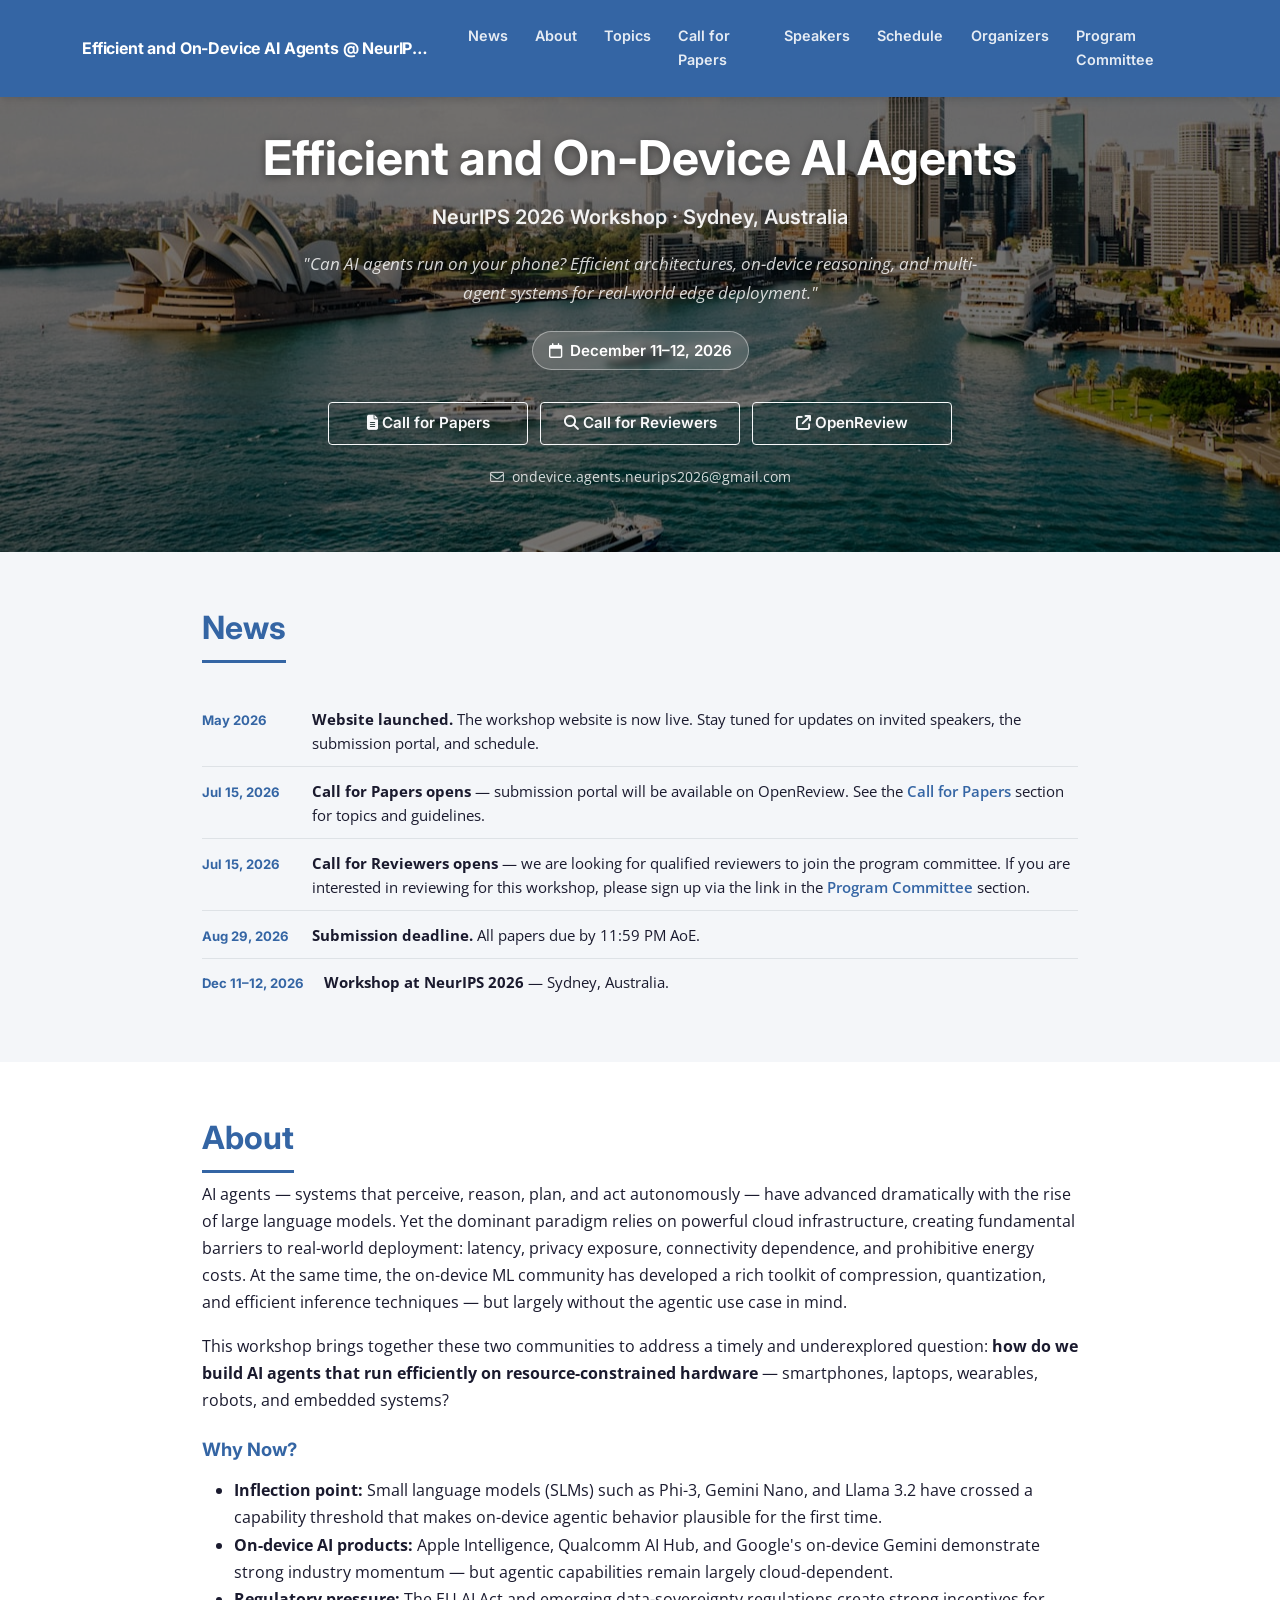
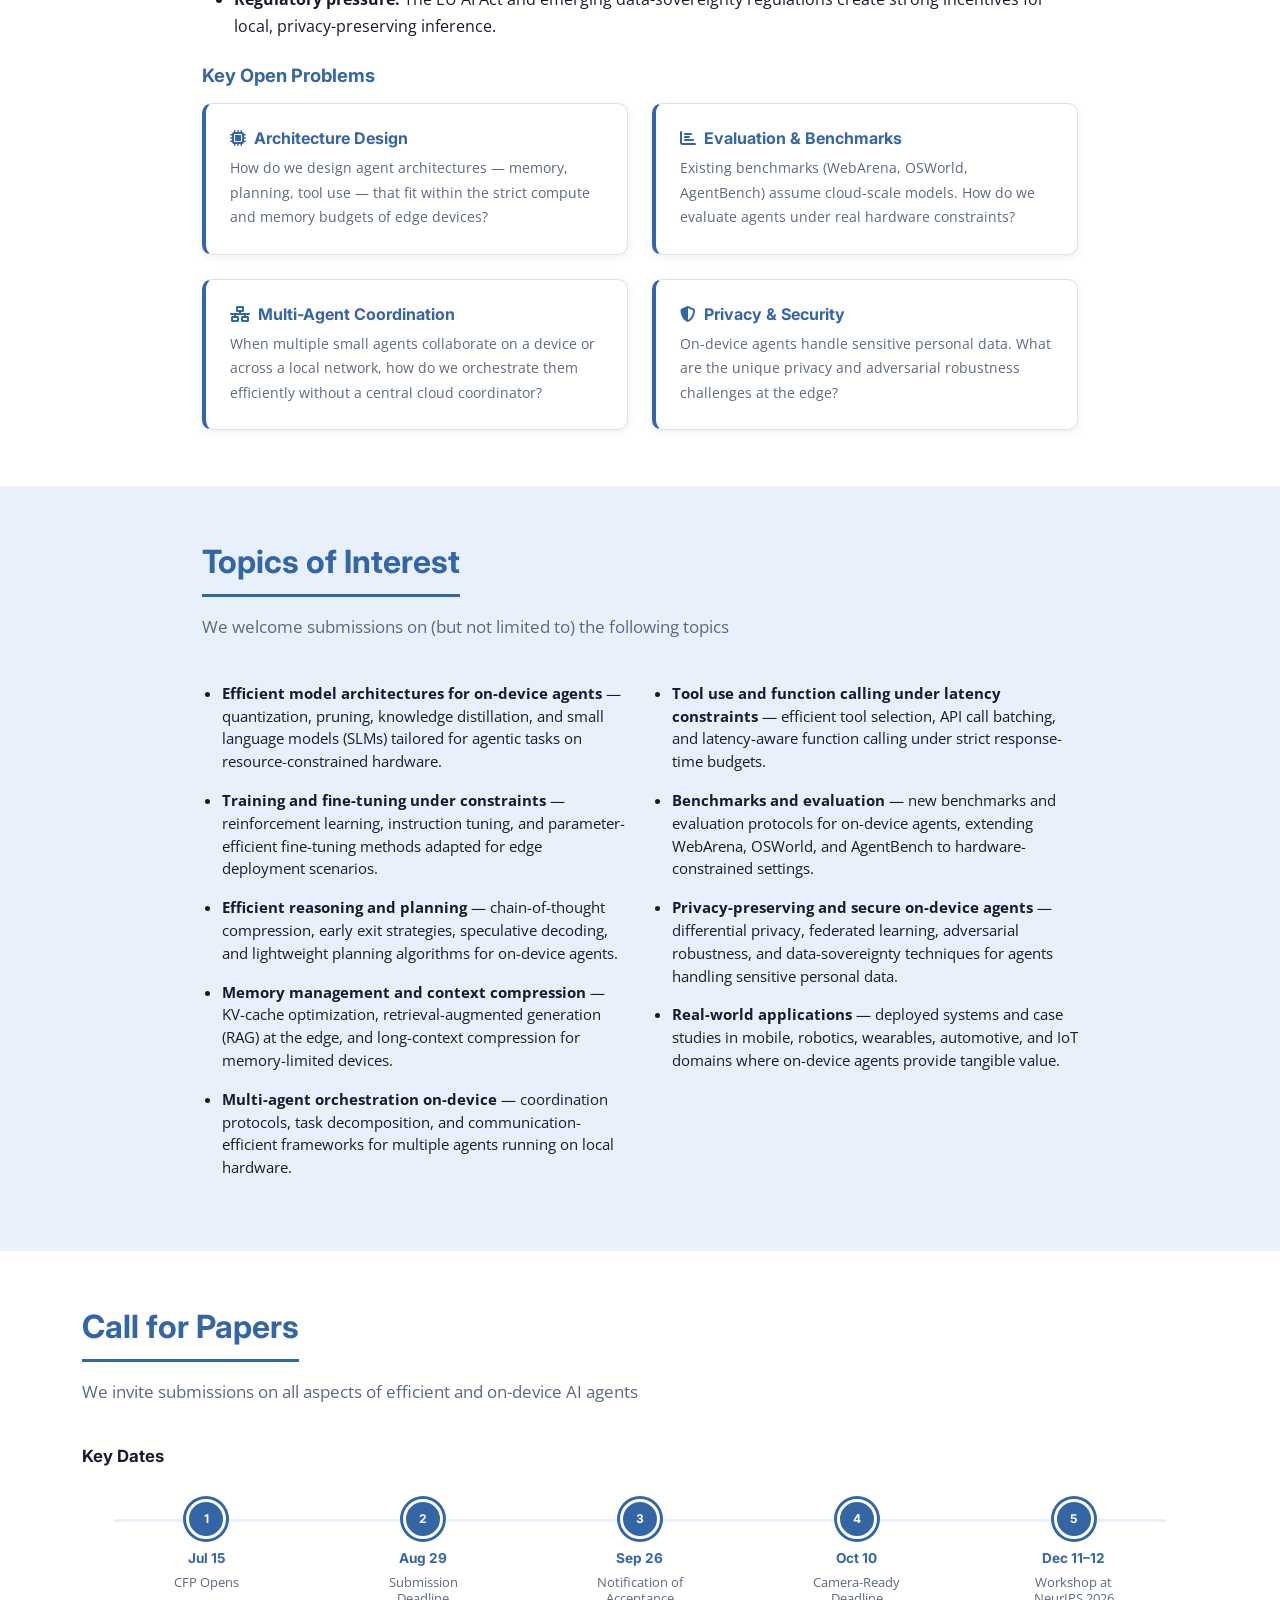
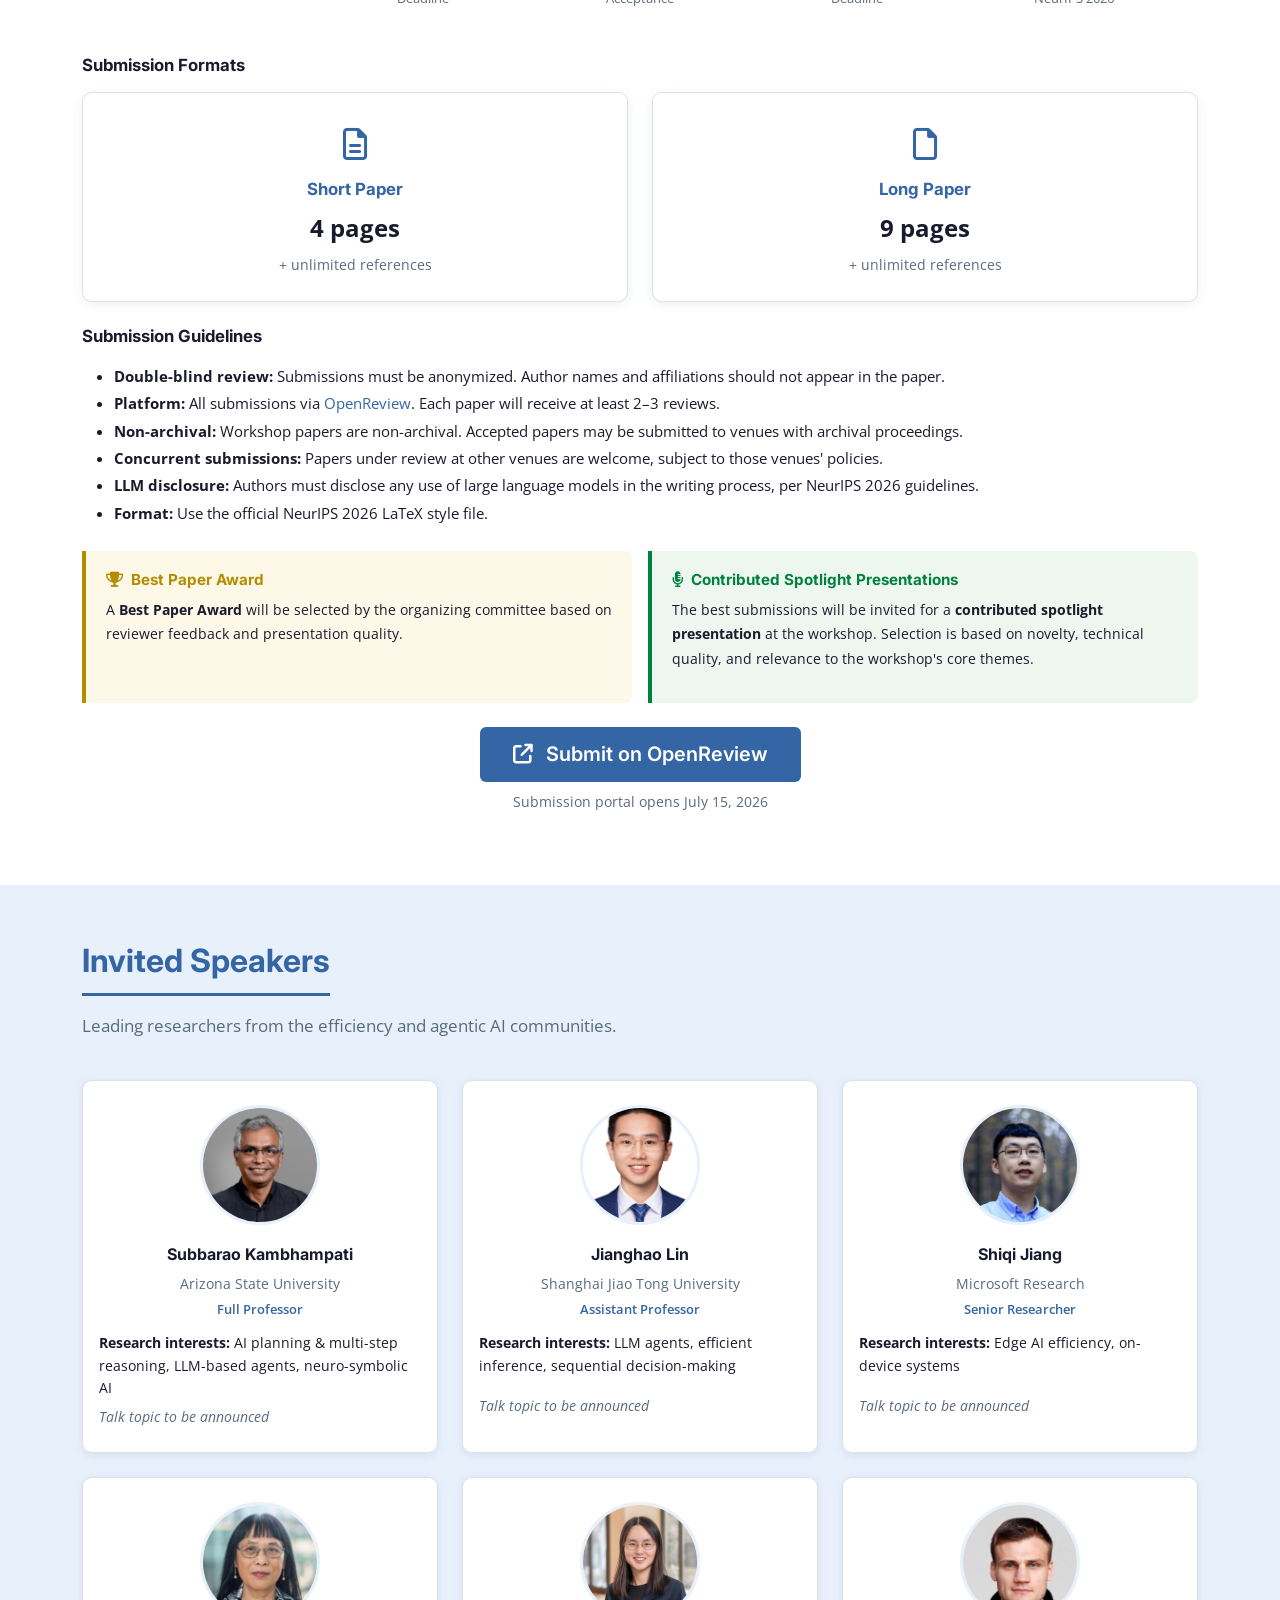
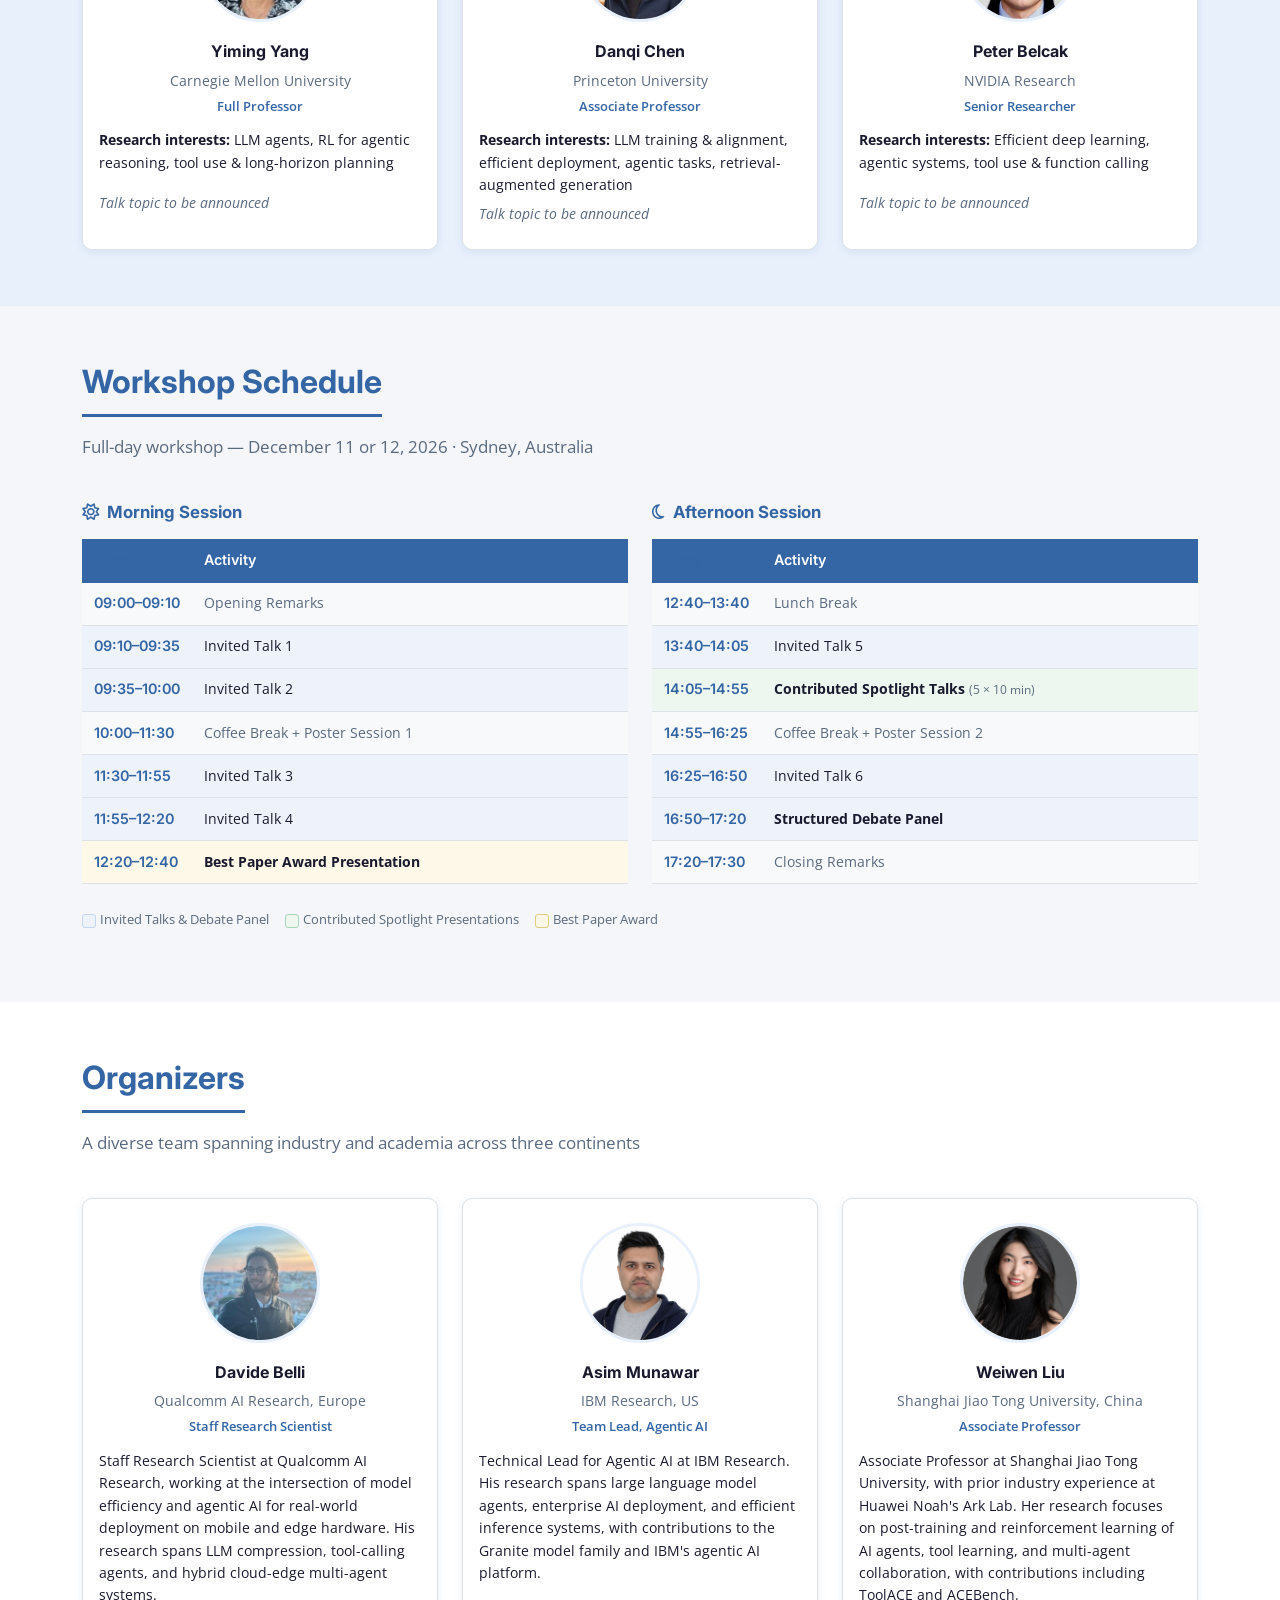
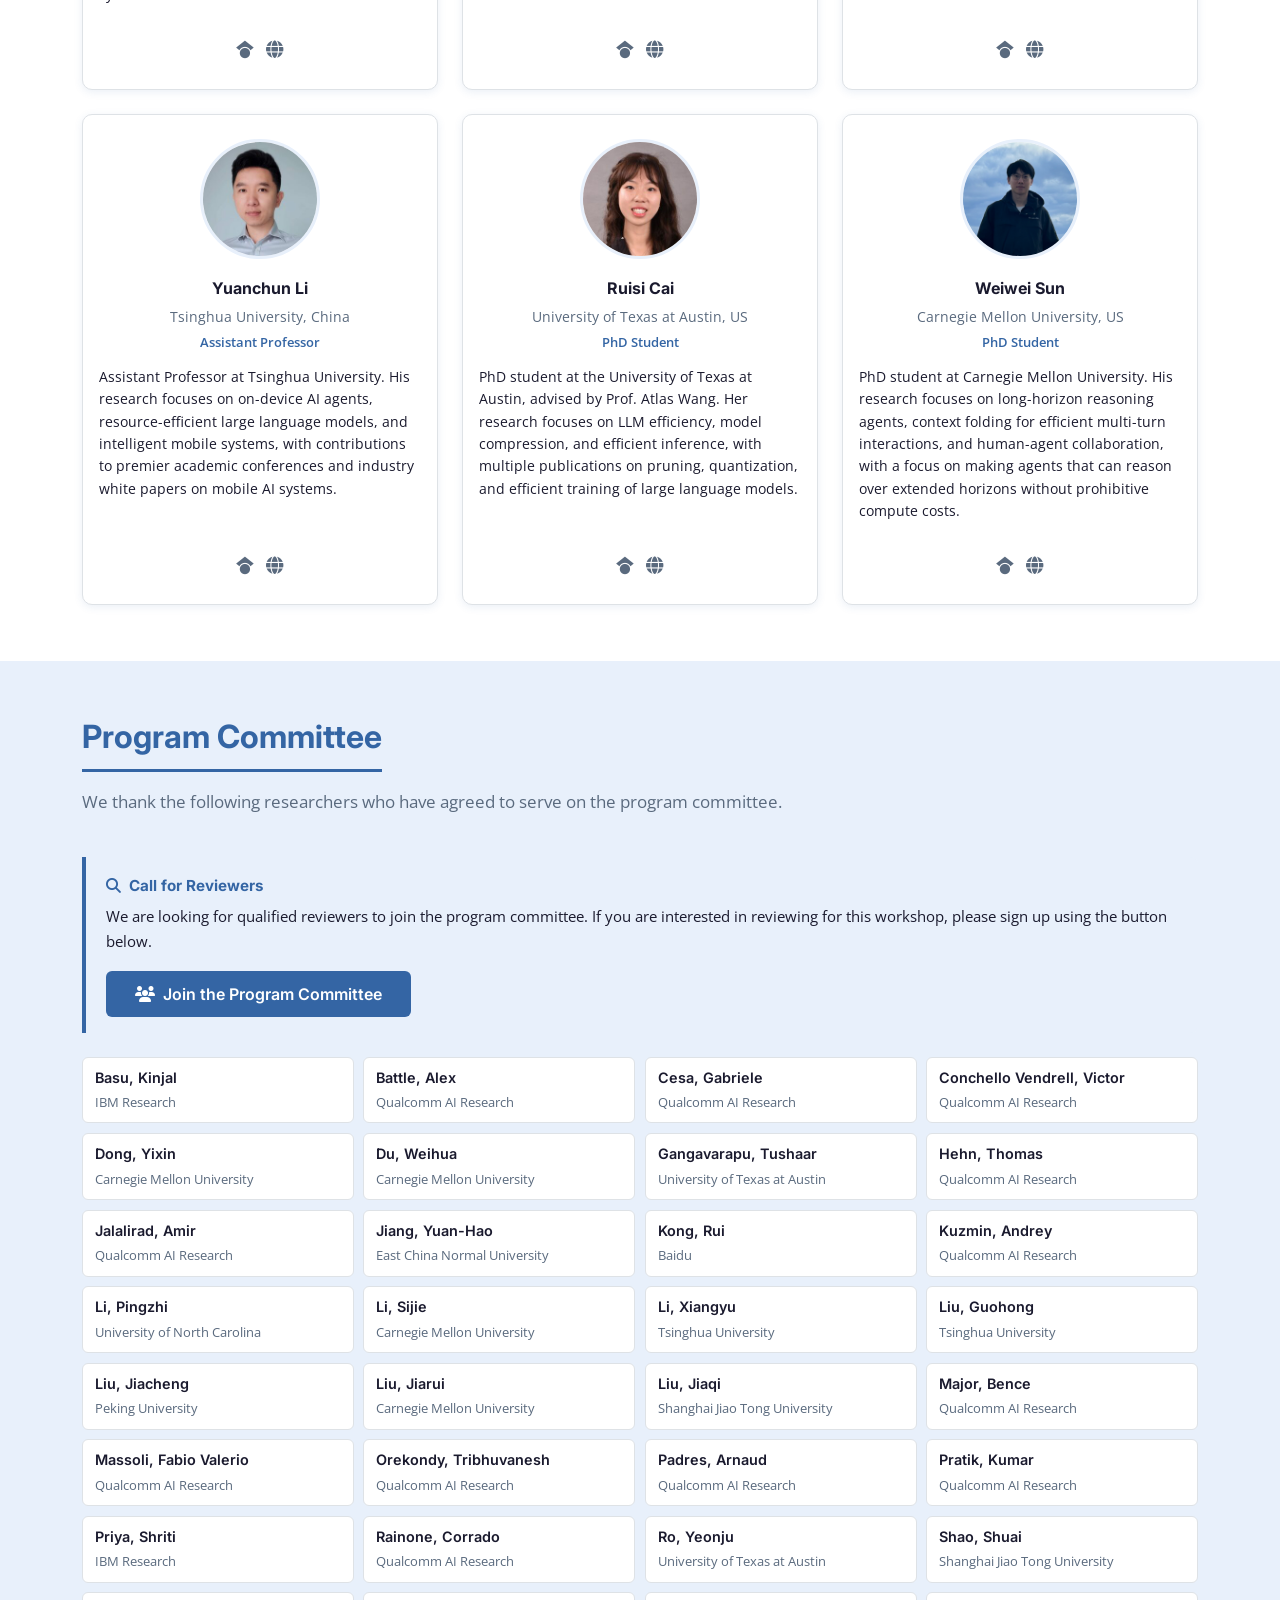
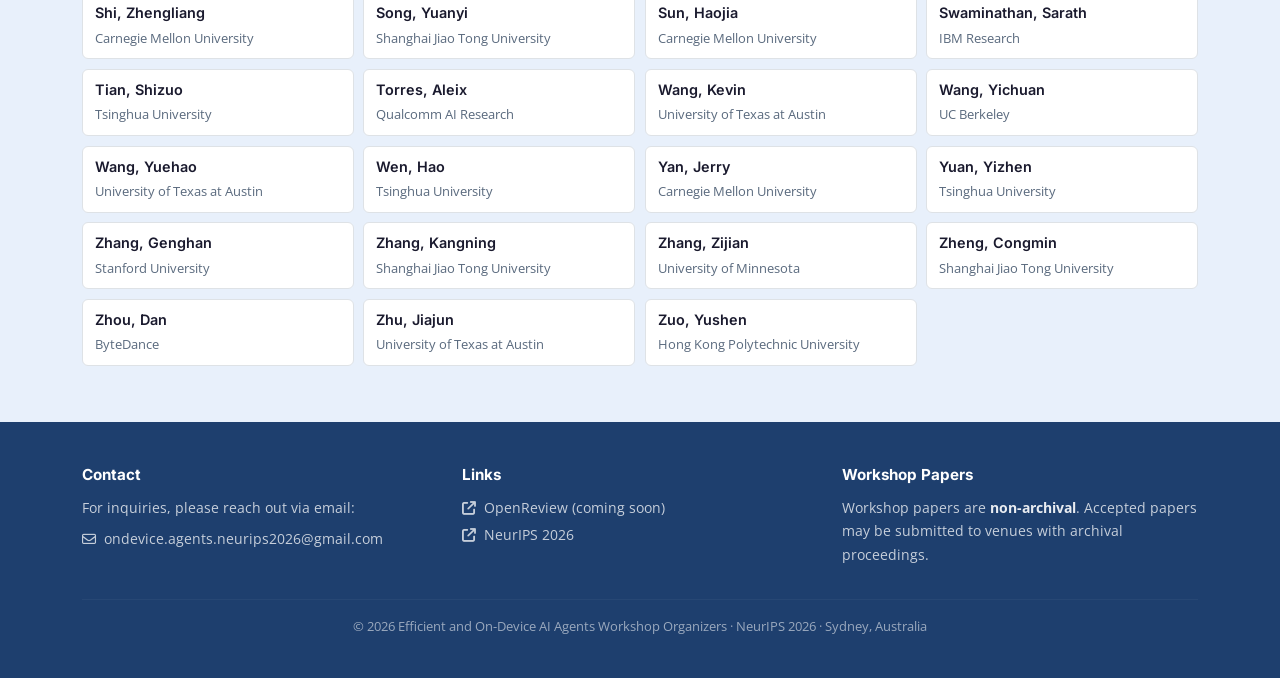
<file: index.html>
<!DOCTYPE html>
<html lang="en">
<head>
  <meta charset="UTF-8">
  <meta name="viewport" content="width=device-width, initial-scale=1.0">
  <meta name="description" content="NeurIPS 2026 Workshop on Efficient and On-Device AI Agents — Sydney, Australia, December 11–12, 2026. Bridging model efficiency and agentic AI for real-world edge deployment.">
  <meta name="robots" content="index, follow">
  <meta name="author" content="Davide Belli, Asim Munawar, Weiwen Liu, Yuanchun Li, Ruisi Cai, Weiwei Sun">
  <meta name="keywords" content="NeurIPS 2026, workshop, on-device AI, efficient AI, AI agents, edge AI, mobile AI, on-device agents, NeurIPS workshop, efficient inference, small language models, SLM, on-device LLM, agentic AI, multi-agent systems, model compression, quantization, edge deployment, TinyML, on-device reasoning">
  <link rel="canonical" href="https://efficient-ondevice-ai-agents.github.io/">

  <!-- Open Graph -->
  <meta property="og:title" content="Efficient and On-Device AI Agents — NeurIPS 2026 Workshop">
  <meta property="og:description" content="Can AI agents run on your phone? Efficient architectures, on-device reasoning, and multi-agent systems for real-world edge deployment. NeurIPS 2026 Workshop, Sydney, December 11–12, 2026.">
  <meta property="og:type" content="website">
  <meta property="og:url" content="https://efficient-ondevice-ai-agents.github.io/">
  <meta property="og:image" content="https://efficient-ondevice-ai-agents.github.io/img/hero-bg.jpg">
  <meta property="og:site_name" content="Efficient and On-Device AI Agents @ NeurIPS 2026">
  <meta property="og:locale" content="en_US">

  <!-- Twitter Card -->
  <meta name="twitter:card" content="summary_large_image">
  <meta name="twitter:title" content="Efficient and On-Device AI Agents — NeurIPS 2026 Workshop">
  <meta name="twitter:description" content="Can AI agents run on your phone? Efficient architectures, on-device reasoning, and multi-agent systems for real-world edge deployment. NeurIPS 2026, Sydney, Dec 11–12.">
  <meta name="twitter:image" content="https://efficient-ondevice-ai-agents.github.io/img/hero-bg.jpg">

  <!-- JSON-LD Structured Data -->
  <script type="application/ld+json">
  {
    "@context": "https://schema.org",
    "@type": "Event",
    "name": "Efficient and On-Device AI Agents — NeurIPS 2026 Workshop",
    "description": "A NeurIPS 2026 workshop bridging model efficiency and agentic AI for real-world edge deployment. Topics include efficient model architectures, on-device reasoning, multi-agent systems, benchmarks, and privacy-preserving agents.",
    "url": "https://efficient-ondevice-ai-agents.github.io/",
    "startDate": "2026-12-11",
    "endDate": "2026-12-12",
    "eventStatus": "https://schema.org/EventScheduled",
    "eventAttendanceMode": "https://schema.org/OfflineEventAttendanceMode",
    "location": {
      "@type": "Place",
      "name": "NeurIPS 2026",
      "address": {
        "@type": "PostalAddress",
        "addressLocality": "Sydney",
        "addressCountry": "AU"
      }
    },
    "organizer": [
      {"@type": "Person", "name": "Davide Belli", "affiliation": "Qualcomm AI Research"},
      {"@type": "Person", "name": "Asim Munawar", "affiliation": "IBM Research"},
      {"@type": "Person", "name": "Weiwen Liu", "affiliation": "Shanghai Jiao Tong University"},
      {"@type": "Person", "name": "Yuanchun Li", "affiliation": "Tsinghua University"},
      {"@type": "Person", "name": "Ruisi Cai", "affiliation": "University of Texas at Austin"},
      {"@type": "Person", "name": "Weiwei Sun", "affiliation": "Carnegie Mellon University"}
    ],
    "superEvent": {
      "@type": "Event",
      "name": "NeurIPS 2026",
      "url": "https://neurips.cc/Conferences/2026"
    },
    "keywords": "on-device AI, efficient AI agents, edge AI, NeurIPS workshop, TinyML, small language models, model compression, agentic AI"
  }
  </script>

  <title>Efficient and On-Device AI Agents — NeurIPS 2026 Workshop</title>

  <!-- Bootstrap 5.3 -->
  <link href="https://cdn.jsdelivr.net/npm/bootstrap@5.3.3/dist/css/bootstrap.min.css" rel="stylesheet" integrity="sha384-QWTKZyjpPEjISv5WaRU9OFeRpok6YctnYmDr5pNlyT2bRjXh0JMhjY6hW+ALEwIH" crossorigin="anonymous">

  <!-- Google Fonts: Inter + Open Sans -->
  <link rel="preconnect" href="https://fonts.googleapis.com">
  <link rel="preconnect" href="https://fonts.gstatic.com" crossorigin>
  <link href="https://fonts.googleapis.com/css2?family=Inter:wght@400;600;700&family=Open+Sans:wght@400;600&display=swap" rel="stylesheet">

  <!-- Font Awesome 6 -->
  <link rel="stylesheet" href="https://cdnjs.cloudflare.com/ajax/libs/font-awesome/6.5.1/css/all.min.css" integrity="sha512-DTOQO9RWCH3ppGqcWaEA1BIZOC6xxalwEsw9c2QQeAIftl+Vegovlnee1c9QX4TctnWMn13TZye+giMm8e2LwA==" crossorigin="anonymous" referrerpolicy="no-referrer">

  <!-- Custom styles -->
  <link rel="stylesheet" href="css/style.css">
</head>
<body>

  <!-- Skip to content (accessibility) -->
  <a class="skip-link" href="#main-content">Skip to main content</a>

  <!-- ============================================================
       NAVBAR
  ============================================================ -->
  <nav id="navbar" class="navbar navbar-expand-lg navbar-dark fixed-top" aria-label="Main navigation">
    <div class="container">
      <a class="navbar-brand" href="#hero">Efficient and On-Device AI Agents @ NeurIPS 2026</a>
      <button class="navbar-toggler" type="button" data-bs-toggle="collapse" data-bs-target="#navbarNav"
        aria-controls="navbarNav" aria-expanded="false" aria-label="Toggle navigation">
        <span class="navbar-toggler-icon"></span>
      </button>
      <div class="collapse navbar-collapse" id="navbarNav">
        <ul class="navbar-nav ms-auto">
          <li class="nav-item"><a class="nav-link" href="#news">News</a></li>
          <li class="nav-item"><a class="nav-link" href="#about">About</a></li>
          <li class="nav-item"><a class="nav-link" href="#topics">Topics</a></li>
          <li class="nav-item"><a class="nav-link" href="#cfp">Call for Papers</a></li>
          <li class="nav-item"><a class="nav-link" href="#speakers">Speakers</a></li>
          <li class="nav-item"><a class="nav-link" href="#schedule">Schedule</a></li>
          <li class="nav-item"><a class="nav-link" href="#organizers">Organizers</a></li>
          <li class="nav-item"><a class="nav-link" href="#pc">Program Committee</a></li>
        </ul>
      </div>
    </div>
  </nav>

  <!-- ============================================================
       MAIN CONTENT
  ============================================================ -->
  <main id="main-content">

    <!-- ============================================================
         §1 HERO / BANNER
    ============================================================ -->
    <section id="hero" aria-label="Workshop banner">
      <div class="hero-content text-center text-white">
        <h1>Efficient and On-Device AI Agents</h1>
        <p class="hero-subtitle">NeurIPS 2026 Workshop &middot; Sydney, Australia</p>
        <p class="hero-tagline">
          "Can AI agents run on your phone? Efficient architectures, on-device reasoning,
          and multi-agent systems for real-world edge deployment."
        </p>
        <div class="hero-date">
          <i class="fa-regular fa-calendar me-1" aria-hidden="true"></i>
          December 11–12, 2026
        </div>
        <div class="hero-buttons">
          <a href="#cfp" class="btn btn-outline-light">
            <i class="fa-solid fa-file-lines me-1" aria-hidden="true"></i>Call for Papers
          </a>
          <a href="#pc" class="btn btn-outline-light"
             aria-label="Call for Reviewers — go to Program Committee section">
            <i class="fa-solid fa-magnifying-glass me-1" aria-hidden="true"></i>Call for Reviewers
          </a>
          <a href="#" class="btn btn-outline-light" target="_blank" rel="noopener noreferrer"
             aria-label="Submit on OpenReview (opens in new tab)">
            <i class="fa-solid fa-arrow-up-right-from-square me-1" aria-hidden="true"></i>OpenReview
          </a>
        </div>
        <p class="hero-contact">
          <i class="fa-regular fa-envelope me-1" aria-hidden="true"></i>
          <a href="mailto:ondevice.agents.neurips2026@gmail.com">
            ondevice.agents.neurips2026@gmail.com
          </a>
        </p>
      </div>
    </section>

    <!-- ============================================================
         NEWS
    ============================================================ -->
    <section id="news" class="section-gray" aria-labelledby="news-heading">
      <div class="container" style="max-width: 900px;">
        <h2 id="news-heading" class="section-title">News</h2>
        <ul class="news-list" aria-label="Workshop news and updates">
          <li class="news-item">
            <span class="news-date">May 2026</span>
            <span class="news-text">
              <strong>Website launched.</strong> The workshop website is now live.
              Stay tuned for updates on invited speakers, the submission portal, and schedule.
            </span>
          </li>
          <li class="news-item">
            <span class="news-date">Jul 15, 2026</span>
            <span class="news-text">
              <strong>Call for Papers opens</strong> — submission portal will be available on OpenReview.
              See the <a href="#cfp">Call for Papers</a> section for topics and guidelines.
            </span>
          </li>
          <li class="news-item">
            <span class="news-date">Jul 15, 2026</span>
            <span class="news-text">
              <strong>Call for Reviewers opens</strong> — we are looking for qualified reviewers to join the program committee.
              If you are interested in reviewing for this workshop, please sign up via the link in the <a href="#pc">Program Committee</a> section.
            </span>
          </li>
          <li class="news-item">
            <span class="news-date">Aug 29, 2026</span>
            <span class="news-text">
              <strong>Submission deadline.</strong> All papers due by 11:59 PM AoE.
            </span>
          </li>
          <li class="news-item">
            <span class="news-date">Dec 11–12, 2026</span>
            <span class="news-text">
              <strong>Workshop at NeurIPS 2026</strong> — Sydney, Australia.
            </span>
          </li>
        </ul>
      </div>
    </section>

    <!-- ============================================================
         §2 ABOUT
    ============================================================ -->
    <section id="about" class="section-white" aria-labelledby="about-heading">
      <div class="container" style="max-width: 900px;">
        <h2 id="about-heading" class="section-title">About</h2>

        <p>
          AI agents — systems that perceive, reason, plan, and act autonomously — have advanced
          dramatically with the rise of large language models. Yet the dominant paradigm relies on
          powerful cloud infrastructure, creating fundamental barriers to real-world deployment:
          latency, privacy exposure, connectivity dependence, and prohibitive energy costs. At the
          same time, the on-device ML community has developed a rich toolkit of compression,
          quantization, and efficient inference techniques — but largely without the agentic use
          case in mind.
        </p>
        <p>
          This workshop brings together these two communities to address a timely and underexplored
          question: <strong>how do we build AI agents that run efficiently on resource-constrained
          hardware</strong> — smartphones, laptops, wearables, robots, and embedded systems?
        </p>

        <h3 class="mt-4 mb-3" style="font-size: 1.15rem; color: var(--primary);">Why Now?</h3>
        <ul class="mb-4">
          <li><strong>Inflection point:</strong> Small language models (SLMs) such as Phi-3, Gemini Nano,
            and Llama 3.2 have crossed a capability threshold that makes on-device agentic behavior
            plausible for the first time.</li>
          <li><strong>On-device AI products:</strong> Apple Intelligence, Qualcomm AI Hub, and Google's
            on-device Gemini demonstrate strong industry momentum — but agentic capabilities remain
            largely cloud-dependent.</li>
          <li><strong>Regulatory pressure:</strong> The EU AI Act and emerging data-sovereignty regulations
            create strong incentives for local, privacy-preserving inference.</li>
        </ul>

        <h3 class="mt-4 mb-3" style="font-size: 1.15rem; color: var(--primary);">Key Open Problems</h3>
        <div class="row row-cols-1 row-cols-md-2 g-4">
          <div class="col">
            <div class="workshop-card" style="border-left: 4px solid var(--primary);">
              <h4 style="font-size: 1rem; color: var(--primary); margin-bottom: 0.5rem;">
                <i class="fa-solid fa-microchip me-2" aria-hidden="true"></i>Architecture Design
              </h4>
              <p class="mb-0" style="font-size: 0.9rem; color: var(--text-muted);">
                How do we design agent architectures — memory, planning, tool use — that fit within
                the strict compute and memory budgets of edge devices?
              </p>
            </div>
          </div>
          <div class="col">
            <div class="workshop-card" style="border-left: 4px solid var(--primary);">
              <h4 style="font-size: 1rem; color: var(--primary); margin-bottom: 0.5rem;">
                <i class="fa-solid fa-chart-bar me-2" aria-hidden="true"></i>Evaluation &amp; Benchmarks
              </h4>
              <p class="mb-0" style="font-size: 0.9rem; color: var(--text-muted);">
                Existing benchmarks (WebArena, OSWorld, AgentBench) assume cloud-scale models.
                How do we evaluate agents under real hardware constraints?
              </p>
            </div>
          </div>
          <div class="col">
            <div class="workshop-card" style="border-left: 4px solid var(--primary);">
              <h4 style="font-size: 1rem; color: var(--primary); margin-bottom: 0.5rem;">
                <i class="fa-solid fa-network-wired me-2" aria-hidden="true"></i>Multi-Agent Coordination
              </h4>
              <p class="mb-0" style="font-size: 0.9rem; color: var(--text-muted);">
                When multiple small agents collaborate on a device or across a local network,
                how do we orchestrate them efficiently without a central cloud coordinator?
              </p>
            </div>
          </div>
          <div class="col">
            <div class="workshop-card" style="border-left: 4px solid var(--primary);">
              <h4 style="font-size: 1rem; color: var(--primary); margin-bottom: 0.5rem;">
                <i class="fa-solid fa-shield-halved me-2" aria-hidden="true"></i>Privacy &amp; Security
              </h4>
              <p class="mb-0" style="font-size: 0.9rem; color: var(--text-muted);">
                On-device agents handle sensitive personal data. What are the unique privacy and
                adversarial robustness challenges at the edge?
              </p>
            </div>
          </div>
        </div>
      </div>
    </section>

    <!-- ============================================================
         §3 TOPICS OF INTEREST
    ============================================================ -->
    <section id="topics" class="section-light" aria-labelledby="topics-heading">
      <div class="container" style="max-width: 900px;">
        <h2 id="topics-heading" class="section-title">Topics of Interest</h2>
        <p class="section-subtitle">We welcome submissions on (but not limited to) the following topics</p>

        <div class="row">
          <div class="col-md-6">
            <ul style="font-size: 0.95rem; line-height: 1.5; padding-left: 1.25rem;">
              <li class="mb-3"><strong>Efficient model architectures for on-device agents</strong> — quantization, pruning, knowledge distillation, and small language models (SLMs) tailored for agentic tasks on resource-constrained hardware.</li>
              <li class="mb-3"><strong>Training and fine-tuning under constraints</strong> — reinforcement learning, instruction tuning, and parameter-efficient fine-tuning methods adapted for edge deployment scenarios.</li>
              <li class="mb-3"><strong>Efficient reasoning and planning</strong> — chain-of-thought compression, early exit strategies, speculative decoding, and lightweight planning algorithms for on-device agents.</li>
              <li class="mb-3"><strong>Memory management and context compression</strong> — KV-cache optimization, retrieval-augmented generation (RAG) at the edge, and long-context compression for memory-limited devices.</li>
              <li class="mb-3"><strong>Multi-agent orchestration on-device</strong> — coordination protocols, task decomposition, and communication-efficient frameworks for multiple agents running on local hardware.</li>
            </ul>
          </div>
          <div class="col-md-6">
            <ul style="font-size: 0.95rem; line-height: 1.5; padding-left: 1.25rem;">
              <li class="mb-3"><strong>Tool use and function calling under latency constraints</strong> — efficient tool selection, API call batching, and latency-aware function calling under strict response-time budgets.</li>
              <li class="mb-3"><strong>Benchmarks and evaluation</strong> — new benchmarks and evaluation protocols for on-device agents, extending WebArena, OSWorld, and AgentBench to hardware-constrained settings.</li>
              <li class="mb-3"><strong>Privacy-preserving and secure on-device agents</strong> — differential privacy, federated learning, adversarial robustness, and data-sovereignty techniques for agents handling sensitive personal data.</li>
              <li class="mb-3"><strong>Real-world applications</strong> — deployed systems and case studies in mobile, robotics, wearables, automotive, and IoT domains where on-device agents provide tangible value.</li>
            </ul>
          </div>
        </div>
      </div>
    </section>

    <!-- ============================================================
         §4 CALL FOR PAPERS
    ============================================================ -->
    <section id="cfp" class="section-white" aria-labelledby="cfp-heading">
      <div class="container">
        <h2 id="cfp-heading" class="section-title">Call for Papers</h2>
        <p class="section-subtitle">We invite submissions on all aspects of efficient and on-device AI agents</p>

        <!-- Timeline -->
        <h3 class="mb-3" style="font-size: 1.05rem; font-family: var(--font-heading); color: var(--text);">
          Key Dates
        </h3>
        <div class="timeline" role="list" aria-label="Key dates timeline">
          <div class="timeline-item" role="listitem">
            <div class="timeline-dot" aria-hidden="true">1</div>
            <div class="timeline-date">Jul 15</div>
            <div class="timeline-label">CFP Opens</div>
          </div>
          <div class="timeline-item" role="listitem">
            <div class="timeline-dot" aria-hidden="true">2</div>
            <div class="timeline-date">Aug 29</div>
            <div class="timeline-label">Submission Deadline</div>
          </div>
          <div class="timeline-item" role="listitem">
            <div class="timeline-dot" aria-hidden="true">3</div>
            <div class="timeline-date">Sep 26</div>
            <div class="timeline-label">Notification of Acceptance</div>
          </div>
          <div class="timeline-item" role="listitem">
            <div class="timeline-dot" aria-hidden="true">4</div>
            <div class="timeline-date">Oct 10</div>
            <div class="timeline-label">Camera-Ready Deadline</div>
          </div>
          <div class="timeline-item" role="listitem">
            <div class="timeline-dot" aria-hidden="true">5</div>
            <div class="timeline-date">Dec 11–12</div>
            <div class="timeline-label">Workshop at NeurIPS 2026</div>
          </div>
        </div>

        <!-- Submission formats -->
        <h3 class="mb-3" style="font-size: 1.05rem; font-family: var(--font-heading); color: var(--text);">
          Submission Formats
        </h3>
        <div class="row g-4 mb-4">
          <div class="col-md-6">
            <div class="workshop-card text-center">
              <div style="font-size: 2rem; color: var(--primary); margin-bottom: 0.5rem;" aria-hidden="true">
                <i class="fa-regular fa-file-lines"></i>
              </div>
              <h4 style="font-size: 1.05rem; color: var(--primary);">Short Paper</h4>
              <p style="font-size: 1.5rem; font-weight: 700; color: var(--text); margin-bottom: 0.25rem;">4 pages</p>
              <p class="mb-0" style="font-size: 0.875rem; color: var(--text-muted);">+ unlimited references</p>
            </div>
          </div>
          <div class="col-md-6">
            <div class="workshop-card text-center">
              <div style="font-size: 2rem; color: var(--primary); margin-bottom: 0.5rem;" aria-hidden="true">
                <i class="fa-regular fa-file"></i>
              </div>
              <h4 style="font-size: 1.05rem; color: var(--primary);">Long Paper</h4>
              <p style="font-size: 1.5rem; font-weight: 700; color: var(--text); margin-bottom: 0.25rem;">9 pages</p>
              <p class="mb-0" style="font-size: 0.875rem; color: var(--text-muted);">+ unlimited references</p>
            </div>
          </div>
        </div>

        <!-- Submission guidelines -->
        <h3 class="mb-3" style="font-size: 1.05rem; font-family: var(--font-heading); color: var(--text);">
          Submission Guidelines
        </h3>
        <ul class="mb-4" style="font-size: 0.95rem; line-height: 1.8;">
          <li><strong>Double-blind review:</strong> Submissions must be anonymized. Author names and affiliations should not appear in the paper.</li>
          <li><strong>Platform:</strong> All submissions via <a href="#" rel="noopener noreferrer">OpenReview</a>. Each paper will receive at least 2–3 reviews.</li>
          <li><strong>Non-archival:</strong> Workshop papers are non-archival. Accepted papers may be submitted to venues with archival proceedings.</li>
          <li><strong>Concurrent submissions:</strong> Papers under review at other venues are welcome, subject to those venues' policies.</li>
          <li><strong>LLM disclosure:</strong> Authors must disclose any use of large language models in the writing process, per NeurIPS 2026 guidelines.</li>
          <li><strong>Format:</strong> Use the official NeurIPS 2026 LaTeX style file.</li>
        </ul>

        <!-- Award and spotlight callout boxes -->
        <div class="row g-3 mb-4">
          <div class="col-md-6">
            <div class="callout callout-yellow h-100">
              <div class="callout-title">
                <i class="fa-solid fa-trophy me-1" aria-hidden="true"></i>
                Best Paper Award
              </div>
              <p class="mb-0" style="font-size: 0.9rem;">
                A <strong>Best Paper Award</strong> will be selected by the organizing committee
                based on reviewer feedback and presentation quality.
              </p>
            </div>
          </div>
          <div class="col-md-6">
            <div class="callout callout-green h-100">
              <div class="callout-title">
                <i class="fa-solid fa-microphone-lines me-1" aria-hidden="true"></i>
                Contributed Spotlight Presentations
              </div>
              <p class="mb-0" style="font-size: 0.9rem;">
                The best submissions will be invited for a <strong>contributed spotlight
                presentation</strong> at the workshop. Selection is based on novelty,
                technical quality, and relevance to the workshop's core themes.
              </p>
            </div>
          </div>
        </div>

        <!-- Submit button -->
        <div class="text-center mt-4">
          <a href="#" class="btn btn-lg" style="background-color: var(--primary); color: #fff; font-family: var(--font-heading); font-weight: 600; padding: 0.7rem 2rem; border-radius: 6px;"
             aria-label="Submit paper on OpenReview (link coming soon)">
            <i class="fa-solid fa-arrow-up-right-from-square me-2" aria-hidden="true"></i>
            Submit on OpenReview
          </a>
          <p class="mt-2" style="font-size: 0.85rem; color: var(--text-muted);">
            Submission portal opens July 15, 2026
          </p>
        </div>

      </div>
    </section>

    <!-- ============================================================
         §5 INVITED SPEAKERS
    ============================================================ -->
    <section id="speakers" class="section-light" aria-labelledby="speakers-heading">
      <div class="container">
        <h2 id="speakers-heading" class="section-title">Invited Speakers</h2>
        <p class="section-subtitle">
          Leading researchers from the efficiency and agentic AI communities.
        </p>

        <div class="row row-cols-1 row-cols-sm-2 row-cols-lg-3 g-4 justify-content-center">

          <!-- Subbarao Kambhampati -->
          <div class="col">
            <div class="person-card">
              <img src="img/speakers/subbarao.png"
                   alt="Subbarao Kambhampati"
                   class="person-photo"
                   width="120" height="120" loading="lazy">
              <div class="person-name">Subbarao Kambhampati</div>
              <div class="person-affil">Arizona State University</div>
              <div class="person-role">Full Professor</div>
              <p class="person-bio" style="margin-bottom: 0.4rem;"><strong>Research interests:</strong> AI planning &amp; multi-step reasoning, LLM-based agents, neuro-symbolic AI</p>
              <p class="person-bio" style="font-style: italic; color: var(--text-muted); margin-bottom: 0;">Talk topic to be announced</p>
            </div>
          </div>

          <!-- Jianghao Lin -->
          <div class="col">
            <div class="person-card">
              <img src="img/speakers/jianghao.jpg"
                   alt="Jianghao Lin"
                   class="person-photo"
                   style="object-position: center 20%;"
                   width="120" height="120" loading="lazy">
              <div class="person-name">Jianghao Lin</div>
              <div class="person-affil">Shanghai Jiao Tong University</div>
              <div class="person-role">Assistant Professor</div>
              <p class="person-bio" style="margin-bottom: 0.4rem;"><strong>Research interests:</strong> LLM agents, efficient inference, sequential decision-making</p>
              <p class="person-bio" style="font-style: italic; color: var(--text-muted); margin-bottom: 0;">Talk topic to be announced</p>
            </div>
          </div>

          <!-- Shiqi Jiang -->
          <div class="col">
            <div class="person-card">
              <img src="img/speakers/shiqi.jpg"
                   alt="Shiqi Jiang"
                   class="person-photo"
                   width="120" height="120" loading="lazy">
              <div class="person-name">Shiqi Jiang</div>
              <div class="person-affil">Microsoft Research</div>
              <div class="person-role">Senior Researcher</div>
              <p class="person-bio" style="margin-bottom: 0.4rem;"><strong>Research interests:</strong> Edge AI efficiency, on-device systems</p>
              <p class="person-bio" style="font-style: italic; color: var(--text-muted); margin-bottom: 0;">Talk topic to be announced</p>
            </div>
          </div>

          <!-- Yiming Yang -->
          <div class="col">
            <div class="person-card">
              <img src="img/speakers/yiming.jpg"
                   alt="Yiming Yang"
                   class="person-photo"
                   width="120" height="120" loading="lazy">
              <div class="person-name">Yiming Yang</div>
              <div class="person-affil">Carnegie Mellon University</div>
              <div class="person-role">Full Professor</div>
              <p class="person-bio" style="margin-bottom: 0.4rem;"><strong>Research interests:</strong> LLM agents, RL for agentic reasoning, tool use &amp; long-horizon planning</p>
              <p class="person-bio" style="font-style: italic; color: var(--text-muted); margin-bottom: 0;">Talk topic to be announced</p>
            </div>
          </div>

          <!-- Danqi Chen -->
          <div class="col">
            <div class="person-card">
              <img src="img/speakers/danqi.jpg"
                   alt="Danqi Chen"
                   class="person-photo"
                   width="120" height="120" loading="lazy">
              <div class="person-name">Danqi Chen</div>
              <div class="person-affil">Princeton University</div>
              <div class="person-role">Associate Professor</div>
              <p class="person-bio" style="margin-bottom: 0.4rem;"><strong>Research interests:</strong> LLM training &amp; alignment, efficient deployment, agentic tasks, retrieval-augmented generation</p>
              <p class="person-bio" style="font-style: italic; color: var(--text-muted); margin-bottom: 0;">Talk topic to be announced</p>
            </div>
          </div>

          <!-- Peter Belcak -->
          <div class="col">
            <div class="person-card">
              <img src="img/speakers/peter.jpg"
                   alt="Peter Belcak"
                   class="person-photo"
                   width="120" height="120" loading="lazy">
              <div class="person-name">Peter Belcak</div>
              <div class="person-affil">NVIDIA Research</div>
              <div class="person-role">Senior Researcher</div>
              <p class="person-bio" style="margin-bottom: 0.4rem;"><strong>Research interests:</strong> Efficient deep learning, agentic systems, tool use &amp; function calling</p>
              <p class="person-bio" style="font-style: italic; color: var(--text-muted); margin-bottom: 0;">Talk topic to be announced</p>
            </div>
          </div>

        </div>
      </div>
    </section>

    <!-- ============================================================
         §6 WORKSHOP SCHEDULE
    ============================================================ -->
    <section id="schedule" class="section-gray" aria-labelledby="schedule-heading">
      <div class="container">
        <h2 id="schedule-heading" class="section-title">Workshop Schedule</h2>
        <p class="section-subtitle">Full-day workshop — December 11 or 12, 2026 · Sydney, Australia</p>

        <div class="row g-4 mb-4">

          <!-- Morning -->
          <div class="col-md-6">
            <h3 class="mb-3" style="font-size: 1.05rem; font-family: var(--font-heading); color: var(--primary);">
              <i class="fa-regular fa-sun me-2" aria-hidden="true"></i>Morning Session
            </h3>
            <table class="schedule-table" aria-label="Morning schedule">
              <thead>
                <tr>
                  <th class="time-col">Time</th>
                  <th>Activity</th>
                </tr>
              </thead>
              <tbody>
                <tr class="row-neutral">
                  <td class="time-col">09:00–09:10</td>
                  <td>Opening Remarks</td>
                </tr>
                <tr class="row-talk">
                  <td class="time-col">09:10–09:35</td>
                  <td>Invited Talk 1</td>
                </tr>
                <tr class="row-talk">
                  <td class="time-col">09:35–10:00</td>
                  <td>Invited Talk 2</td>
                </tr>
                <tr class="row-neutral">
                  <td class="time-col">10:00–11:30</td>
                  <td>Coffee Break + Poster Session 1</td>
                </tr>
                <tr class="row-talk">
                  <td class="time-col">11:30–11:55</td>
                  <td>Invited Talk 3</td>
                </tr>
                <tr class="row-talk">
                  <td class="time-col">11:55–12:20</td>
                  <td>Invited Talk 4</td>
                </tr>
                <tr class="row-debate">
                  <td class="time-col">12:20–12:40</td>
                  <td><strong>Best Paper Award Presentation</strong></td>
                </tr>
              </tbody>
            </table>
          </div>

          <!-- Afternoon -->
          <div class="col-md-6">
            <h3 class="mb-3" style="font-size: 1.05rem; font-family: var(--font-heading); color: var(--primary);">
              <i class="fa-regular fa-moon me-2" aria-hidden="true"></i>Afternoon Session
            </h3>
            <table class="schedule-table" aria-label="Afternoon schedule">
              <thead>
                <tr>
                  <th class="time-col">Time</th>
                  <th>Activity</th>
                </tr>
              </thead>
              <tbody>
                <tr class="row-neutral">
                  <td class="time-col">12:40–13:40</td>
                  <td>Lunch Break</td>
                </tr>
                <tr class="row-talk">
                  <td class="time-col">13:40–14:05</td>
                  <td>Invited Talk 5</td>
                </tr>
                <tr class="row-special">
                  <td class="time-col">14:05–14:55</td>
                  <td><strong>Contributed Spotlight Talks</strong> <span style="color: var(--text-muted); font-size: 0.85em;">(5 × 10 min)</span></td>
                </tr>
                <tr class="row-neutral">
                  <td class="time-col">14:55–16:25</td>
                  <td>Coffee Break + Poster Session 2</td>
                </tr>
                <tr class="row-talk">
                  <td class="time-col">16:25–16:50</td>
                  <td>Invited Talk 6</td>
                </tr>
                <tr class="row-talk">
                  <td class="time-col">16:50–17:20</td>
                  <td><strong>Structured Debate Panel</strong></td>
                </tr>
                <tr class="row-neutral">
                  <td class="time-col">17:20–17:30</td>
                  <td>Closing Remarks</td>
                </tr>
              </tbody>
            </table>
          </div>

        </div>

        <!-- Color legend -->
        <div class="d-flex flex-wrap gap-3 mb-3 mt-2" style="font-size: 0.82rem; color: var(--text-muted);">
          <span><span style="display:inline-block;width:14px;height:14px;background:#eef3fb;border:1px solid #c5d5ef;border-radius:3px;vertical-align:middle;margin-right:4px;"></span>Invited Talks &amp; Debate Panel</span>
          <span><span style="display:inline-block;width:14px;height:14px;background:#edf7f0;border:1px solid #a8d5b5;border-radius:3px;vertical-align:middle;margin-right:4px;"></span>Contributed Spotlight Presentations</span>
          <span><span style="display:inline-block;width:14px;height:14px;background:#fdf8e8;border:1px solid #e0cc80;border-radius:3px;vertical-align:middle;margin-right:4px;"></span>Best Paper Award</span>
        </div>


      </div>
    </section>

    <!-- ============================================================
         §7 ORGANIZERS
    ============================================================ -->
    <section id="organizers" class="section-white" aria-labelledby="organizers-heading">
      <div class="container">
        <h2 id="organizers-heading" class="section-title">Organizers</h2>
        <p class="section-subtitle">A diverse team spanning industry and academia across three continents</p>

        <div class="row row-cols-1 row-cols-sm-2 row-cols-lg-3 g-4">

          <!-- Davide Belli — real photo -->
          <div class="col">
            <div class="person-card">
              <img src="img/organizers/davide-belli.jpg"
                   alt="Davide Belli"
                   class="person-photo"
                   width="120" height="120" loading="lazy">
              <div class="person-name">Davide Belli</div>
              <div class="person-affil">Qualcomm AI Research, Europe</div>
              <div class="person-role">Staff Research Scientist</div>
              <p class="person-bio">
                Staff Research Scientist at Qualcomm AI Research, working at the
                intersection of model efficiency and agentic AI for real-world deployment
                on mobile and edge hardware. His research spans LLM compression,
                tool-calling agents, and hybrid cloud-edge multi-agent systems.
              </p>
              <div class="person-links">
                <a href="https://scholar.google.com/citations?user=HDQVaG0AAAAJ&hl=en"
                   target="_blank" rel="noopener noreferrer"
                   aria-label="Davide Belli on Google Scholar">
                  <i class="fa-brands fa-google-scholar" aria-hidden="true"></i>
                </a>
                <a href="https://davide-belli.github.io/"
                   target="_blank" rel="noopener noreferrer"
                   aria-label="Davide Belli personal homepage">
                  <i class="fa-solid fa-globe" aria-hidden="true"></i>
                </a>
              </div>
            </div>
          </div>

          <!-- Asim Munawar -->
          <div class="col">
            <div class="person-card">
              <img src="img/organizers/asim-munawar.png"
                   alt="Asim Munawar"
                   class="person-photo"
                   width="120" height="120" loading="lazy">
              <div class="person-name">Asim Munawar</div>
              <div class="person-affil">IBM Research, US</div>
              <div class="person-role">Team Lead, Agentic AI</div>
              <p class="person-bio">
                Technical Lead for Agentic AI at IBM Research. His research spans large
                language model agents, enterprise AI deployment, and efficient inference
                systems, with contributions to the Granite model family and IBM's agentic
                AI platform.
              </p>
              <div class="person-links">
                <a href="https://scholar.google.co.jp/citations?user=avAL9xYAAAAJ&hl=en"
                   target="_blank" rel="noopener noreferrer"
                   aria-label="Asim Munawar on Google Scholar">
                  <i class="fa-brands fa-google-scholar" aria-hidden="true"></i>
                </a>
                <a href="https://asimmunawar.github.io/"
                   target="_blank" rel="noopener noreferrer"
                   aria-label="Asim Munawar personal homepage">
                  <i class="fa-solid fa-globe" aria-hidden="true"></i>
                </a>
              </div>
            </div>
          </div>

          <!-- Weiwen Liu -->
          <div class="col">
            <div class="person-card">
              <img src="img/organizers/weiwen-liu.png"
                   alt="Weiwen Liu"
                   class="person-photo"
                   width="120" height="120" loading="lazy">
              <div class="person-name">Weiwen Liu</div>
              <div class="person-affil">Shanghai Jiao Tong University, China</div>
              <div class="person-role">Associate Professor</div>
              <p class="person-bio">
                Associate Professor at Shanghai Jiao Tong University, with prior industry
                experience at Huawei Noah's Ark Lab. Her research focuses on post-training
                and reinforcement learning of AI agents, tool learning, and multi-agent
                collaboration, with contributions including ToolACE and ACEBench.
              </p>
              <div class="person-links">
                <a href="https://scholar.google.com/citations?hl=en&user=C7UzRGgAAAAJ"
                   target="_blank" rel="noopener noreferrer"
                   aria-label="Weiwen Liu on Google Scholar">
                  <i class="fa-brands fa-google-scholar" aria-hidden="true"></i>
                </a>
                <a href="https://wwliu555.github.io/"
                   target="_blank" rel="noopener noreferrer"
                   aria-label="Weiwen Liu personal homepage">
                  <i class="fa-solid fa-globe" aria-hidden="true"></i>
                </a>
              </div>
            </div>
          </div>

          <!-- Yuanchun Li -->
          <div class="col">
            <div class="person-card">
              <img src="img/organizers/yuanchun-li.jpg"
                   alt="Yuanchun Li"
                   class="person-photo"
                   width="120" height="120" loading="lazy">
              <div class="person-name">Yuanchun Li</div>
              <div class="person-affil">Tsinghua University, China</div>
              <div class="person-role">Assistant Professor</div>
              <p class="person-bio">
                Assistant Professor at Tsinghua University. His research focuses on on-device
                AI agents, resource-efficient large language models, and intelligent mobile
                systems, with contributions to premier academic conferences and industry
                white papers on mobile AI systems.
              </p>
              <div class="person-links">
                <a href="https://scholar.google.com/citations?hl=en&user=B3hg7BgAAAAJ"
                   target="_blank" rel="noopener noreferrer"
                   aria-label="Yuanchun Li on Google Scholar">
                  <i class="fa-brands fa-google-scholar" aria-hidden="true"></i>
                </a>
                <a href="https://yuanchun-li.github.io/"
                   target="_blank" rel="noopener noreferrer"
                   aria-label="Yuanchun Li personal homepage">
                  <i class="fa-solid fa-globe" aria-hidden="true"></i>
                </a>
              </div>
            </div>
          </div>

          <!-- Ruisi Cai -->
          <div class="col">
            <div class="person-card">
              <img src="img/organizers/ruisi-cai.jpg"
                   alt="Ruisi Cai"
                   class="person-photo"
                   width="120" height="120" loading="lazy">
              <div class="person-name">Ruisi Cai</div>
              <div class="person-affil">University of Texas at Austin, US</div>
              <div class="person-role">PhD Student</div>
              <p class="person-bio">
                PhD student at the University of Texas at Austin, advised by Prof. Atlas Wang.
                Her research focuses on LLM efficiency, model compression, and efficient
                inference, with multiple publications on pruning, quantization, and efficient
                training of large language models.
              </p>
              <div class="person-links">
                <a href="https://scholar.google.com/citations?hl=en&user=B0chY1AAAAAJ"
                   target="_blank" rel="noopener noreferrer"
                   aria-label="Ruisi Cai on Google Scholar">
                  <i class="fa-brands fa-google-scholar" aria-hidden="true"></i>
                </a>
                <a href="https://cairuisi.github.io/"
                   target="_blank" rel="noopener noreferrer"
                   aria-label="Ruisi Cai personal homepage">
                  <i class="fa-solid fa-globe" aria-hidden="true"></i>
                </a>
              </div>
            </div>
          </div>

          <!-- Weiwei Sun -->
          <div class="col">
            <div class="person-card">
              <img src="img/organizers/weiwei-sun.png"
                   alt="Weiwei Sun"
                   class="person-photo"
                   width="120" height="120" loading="lazy">
              <div class="person-name">Weiwei Sun</div>
              <div class="person-affil">Carnegie Mellon University, US</div>
              <div class="person-role">PhD Student</div>
              <p class="person-bio">
                PhD student at Carnegie Mellon University. His research focuses on
                long-horizon reasoning agents, context folding for efficient multi-turn
                interactions, and human-agent collaboration, with a focus on making agents
                that can reason over extended horizons without prohibitive compute costs.
              </p>
              <div class="person-links">
                <a href="https://scholar.google.com/citations?hl=en&user=hdUZbxgAAAAJ"
                   target="_blank" rel="noopener noreferrer"
                   aria-label="Weiwei Sun on Google Scholar">
                  <i class="fa-brands fa-google-scholar" aria-hidden="true"></i>
                </a>
                <a href="https://sunnweiwei.github.io/"
                   target="_blank" rel="noopener noreferrer"
                   aria-label="Weiwei Sun personal homepage">
                  <i class="fa-solid fa-globe" aria-hidden="true"></i>
                </a>
              </div>
            </div>
          </div>

        </div>
      </div>
    </section>

    <!-- ============================================================
         §8 PROGRAM COMMITTEE
    ============================================================ -->
    <section id="pc" class="section-light" aria-labelledby="pc-heading">
      <div class="container">
        <h2 id="pc-heading" class="section-title">Program Committee</h2>
        <p class="section-subtitle">
          We thank the following researchers who have agreed to serve on the program committee.
        </p>

        <!-- Call for reviewers -->
        <div class="callout mb-4">
          <div class="callout-title">
            <i class="fa-solid fa-magnifying-glass me-1" aria-hidden="true"></i>
            Call for Reviewers
          </div>
          <p style="font-size: 0.95rem; margin-bottom: 1rem;">
            We are looking for qualified reviewers to join the program committee.
            If you are interested in reviewing for this workshop, please sign up using the button below.
          </p>
          <a href="https://forms.gle/NAdkGGNn1qrMKsqi7" target="_blank" rel="noopener noreferrer"
             class="btn btn-lg"
             style="background-color: var(--primary); color: #fff; font-family: var(--font-heading); font-weight: 600; padding: 0.6rem 1.75rem; border-radius: 6px; font-size: 1rem;"
             aria-label="Join the Program Committee — sign up via Google Form (opens in new tab)">
            <i class="fa-solid fa-users me-2" aria-hidden="true"></i>Join the Program Committee
          </a>
        </div>

        <div class="pc-grid" role="list" aria-label="Program committee members">

          <div class="pc-pill" role="listitem">
            <span class="pc-name">Basu, Kinjal</span>
            <span class="pc-affil">IBM Research</span>
          </div>

          <div class="pc-pill" role="listitem">
            <span class="pc-name">Battle, Alex</span>
            <span class="pc-affil">Qualcomm AI Research</span>
          </div>

          <div class="pc-pill" role="listitem">
            <span class="pc-name">Cesa, Gabriele</span>
            <span class="pc-affil">Qualcomm AI Research</span>
          </div>

          <div class="pc-pill" role="listitem">
            <span class="pc-name">Conchello Vendrell, Victor</span>
            <span class="pc-affil">Qualcomm AI Research</span>
          </div>

          <div class="pc-pill" role="listitem">
            <span class="pc-name">Dong, Yixin</span>
            <span class="pc-affil">Carnegie Mellon University</span>
          </div>

          <div class="pc-pill" role="listitem">
            <span class="pc-name">Du, Weihua</span>
            <span class="pc-affil">Carnegie Mellon University</span>
          </div>

          <div class="pc-pill" role="listitem">
            <span class="pc-name">Gangavarapu, Tushaar</span>
            <span class="pc-affil">University of Texas at Austin</span>
          </div>

          <div class="pc-pill" role="listitem">
            <span class="pc-name">Hehn, Thomas</span>
            <span class="pc-affil">Qualcomm AI Research</span>
          </div>

          <div class="pc-pill" role="listitem">
            <span class="pc-name">Jalalirad, Amir</span>
            <span class="pc-affil">Qualcomm AI Research</span>
          </div>

          <div class="pc-pill" role="listitem">
            <span class="pc-name">Jiang, Yuan-Hao</span>
            <span class="pc-affil">East China Normal University</span>
          </div>

          <div class="pc-pill" role="listitem">
            <span class="pc-name">Kong, Rui</span>
            <span class="pc-affil">Baidu</span>
          </div>

          <div class="pc-pill" role="listitem">
            <span class="pc-name">Kuzmin, Andrey</span>
            <span class="pc-affil">Qualcomm AI Research</span>
          </div>

          <div class="pc-pill" role="listitem">
            <span class="pc-name">Li, Pingzhi</span>
            <span class="pc-affil">University of North Carolina</span>
          </div>

          <div class="pc-pill" role="listitem">
            <span class="pc-name">Li, Sijie</span>
            <span class="pc-affil">Carnegie Mellon University</span>
          </div>

          <div class="pc-pill" role="listitem">
            <span class="pc-name">Li, Xiangyu</span>
            <span class="pc-affil">Tsinghua University</span>
          </div>

          <div class="pc-pill" role="listitem">
            <span class="pc-name">Liu, Guohong</span>
            <span class="pc-affil">Tsinghua University</span>
          </div>

          <div class="pc-pill" role="listitem">
            <span class="pc-name">Liu, Jiacheng</span>
            <span class="pc-affil">Peking University</span>
          </div>

          <div class="pc-pill" role="listitem">
            <span class="pc-name">Liu, Jiarui</span>
            <span class="pc-affil">Carnegie Mellon University</span>
          </div>

          <div class="pc-pill" role="listitem">
            <span class="pc-name">Liu, Jiaqi</span>
            <span class="pc-affil">Shanghai Jiao Tong University</span>
          </div>

          <div class="pc-pill" role="listitem">
            <span class="pc-name">Major, Bence</span>
            <span class="pc-affil">Qualcomm AI Research</span>
          </div>

          <div class="pc-pill" role="listitem">
            <span class="pc-name">Massoli, Fabio Valerio</span>
            <span class="pc-affil">Qualcomm AI Research</span>
          </div>

          <div class="pc-pill" role="listitem">
            <span class="pc-name">Orekondy, Tribhuvanesh</span>
            <span class="pc-affil">Qualcomm AI Research</span>
          </div>

          <div class="pc-pill" role="listitem">
            <span class="pc-name">Padres, Arnaud</span>
            <span class="pc-affil">Qualcomm AI Research</span>
          </div>

          <div class="pc-pill" role="listitem">
            <span class="pc-name">Pratik, Kumar</span>
            <span class="pc-affil">Qualcomm AI Research</span>
          </div>

          <div class="pc-pill" role="listitem">
            <span class="pc-name">Priya, Shriti</span>
            <span class="pc-affil">IBM Research</span>
          </div>

          <div class="pc-pill" role="listitem">
            <span class="pc-name">Rainone, Corrado</span>
            <span class="pc-affil">Qualcomm AI Research</span>
          </div>

          <div class="pc-pill" role="listitem">
            <span class="pc-name">Ro, Yeonju</span>
            <span class="pc-affil">University of Texas at Austin</span>
          </div>

          <div class="pc-pill" role="listitem">
            <span class="pc-name">Shao, Shuai</span>
            <span class="pc-affil">Shanghai Jiao Tong University</span>
          </div>

          <div class="pc-pill" role="listitem">
            <span class="pc-name">Shi, Zhengliang</span>
            <span class="pc-affil">Carnegie Mellon University</span>
          </div>

          <div class="pc-pill" role="listitem">
            <span class="pc-name">Song, Yuanyi</span>
            <span class="pc-affil">Shanghai Jiao Tong University</span>
          </div>

          <div class="pc-pill" role="listitem">
            <span class="pc-name">Sun, Haojia</span>
            <span class="pc-affil">Carnegie Mellon University</span>
          </div>

          <div class="pc-pill" role="listitem">
            <span class="pc-name">Swaminathan, Sarath</span>
            <span class="pc-affil">IBM Research</span>
          </div>

          <div class="pc-pill" role="listitem">
            <span class="pc-name">Tian, Shizuo</span>
            <span class="pc-affil">Tsinghua University</span>
          </div>

          <div class="pc-pill" role="listitem">
            <span class="pc-name">Torres, Aleix</span>
            <span class="pc-affil">Qualcomm AI Research</span>
          </div>

          <div class="pc-pill" role="listitem">
            <span class="pc-name">Wang, Kevin</span>
            <span class="pc-affil">University of Texas at Austin</span>
          </div>

          <div class="pc-pill" role="listitem">
            <span class="pc-name">Wang, Yichuan</span>
            <span class="pc-affil">UC Berkeley</span>
          </div>

          <div class="pc-pill" role="listitem">
            <span class="pc-name">Wang, Yuehao</span>
            <span class="pc-affil">University of Texas at Austin</span>
          </div>

          <div class="pc-pill" role="listitem">
            <span class="pc-name">Wen, Hao</span>
            <span class="pc-affil">Tsinghua University</span>
          </div>

          <div class="pc-pill" role="listitem">
            <span class="pc-name">Yan, Jerry</span>
            <span class="pc-affil">Carnegie Mellon University</span>
          </div>

          <div class="pc-pill" role="listitem">
            <span class="pc-name">Yuan, Yizhen</span>
            <span class="pc-affil">Tsinghua University</span>
          </div>

          <div class="pc-pill" role="listitem">
            <span class="pc-name">Zhang, Genghan</span>
            <span class="pc-affil">Stanford University</span>
          </div>

          <div class="pc-pill" role="listitem">
            <span class="pc-name">Zhang, Kangning</span>
            <span class="pc-affil">Shanghai Jiao Tong University</span>
          </div>

          <div class="pc-pill" role="listitem">
            <span class="pc-name">Zhang, Zijian</span>
            <span class="pc-affil">University of Minnesota</span>
          </div>

          <div class="pc-pill" role="listitem">
            <span class="pc-name">Zheng, Congmin</span>
            <span class="pc-affil">Shanghai Jiao Tong University</span>
          </div>

          <div class="pc-pill" role="listitem">
            <span class="pc-name">Zhou, Dan</span>
            <span class="pc-affil">ByteDance</span>
          </div>

          <div class="pc-pill" role="listitem">
            <span class="pc-name">Zhu, Jiajun</span>
            <span class="pc-affil">University of Texas at Austin</span>
          </div>

          <div class="pc-pill" role="listitem">
            <span class="pc-name">Zuo, Yushen</span>
            <span class="pc-affil">Hong Kong Polytechnic University</span>
          </div>

        </div>
      </div>
    </section>

  </main>

  <!-- ============================================================
       FOOTER
  ============================================================ -->
  <footer id="footer" aria-label="Site footer">
    <div class="container">
      <div class="row g-4">

        <!-- Contact -->
        <div class="col-md-4">
          <div class="footer-title">Contact</div>
          <p style="color: rgba(255,255,255,0.75); font-size: 0.875rem; margin-bottom: 0.5rem;">
            For inquiries, please reach out via email:
          </p>
          <a href="mailto:ondevice.agents.neurips2026@gmail.com"
             style="font-size: 0.875rem;">
            <i class="fa-regular fa-envelope me-1" aria-hidden="true"></i>
            ondevice.agents.neurips2026@gmail.com
          </a>
        </div>

        <!-- Links -->
        <div class="col-md-4">
          <div class="footer-title">Links</div>
          <ul style="list-style: none; padding: 0; margin: 0; font-size: 0.875rem;">
            <li class="mb-1">
              <a href="#" aria-label="OpenReview submission portal (coming soon)">
                <i class="fa-solid fa-arrow-up-right-from-square me-1" aria-hidden="true"></i>
                OpenReview (coming soon)
              </a>
            </li>
            <li class="mb-1">
              <a href="https://neurips.cc/Conferences/2026" target="_blank" rel="noopener noreferrer"
                 aria-label="NeurIPS 2026 conference website (opens in new tab)">
                <i class="fa-solid fa-arrow-up-right-from-square me-1" aria-hidden="true"></i>
                NeurIPS 2026
              </a>
            </li>
          </ul>
        </div>

        <!-- Copyright & notice -->
        <div class="col-md-4">
          <div class="footer-title">Workshop Papers</div>
          <p style="color: rgba(255,255,255,0.75); font-size: 0.875rem; margin-bottom: 0.5rem;">
            Workshop papers are <strong style="color: rgba(255,255,255,0.9);">non-archival</strong>.
            Accepted papers may be submitted to venues with archival proceedings.
          </p>
        </div>

      </div>

      <hr style="border-color: rgba(255,255,255,0.15); margin: 1.5rem 0 1rem;">

      <div class="text-center" style="font-size: 0.8rem; color: rgba(255,255,255,0.55);">
        &copy; 2026 Efficient and On-Device AI Agents Workshop Organizers &middot;
        NeurIPS 2026 &middot; Sydney, Australia
      </div>

    </div>
  </footer>

  <!-- Bootstrap 5.3 JS -->
  <script src="https://cdn.jsdelivr.net/npm/bootstrap@5.3.3/dist/js/bootstrap.bundle.min.js" integrity="sha384-YvpcrYf0tY3lHB60NNkmXc4s9bIOgUxi8T/jzmFXFMrWCU3FA0e6bMkHHenwMKmX" crossorigin="anonymous"></script>

  <!-- Custom JS -->
  <script src="js/main.js"></script>

</body>
</html>
</file>
<file: css/style.css>
/* ============================================================
   Efficient and On-Device AI Agents — NeurIPS 2026 Workshop
   Custom Stylesheet
   ============================================================ */

/* ---- CSS Custom Properties ---- */
:root {
  /* Colors — derived from proposal's LaTeX color definitions */
  --primary:        #3465A4;   /* headerblue: RGB(52, 101, 164) */
  --primary-dark:   #1e3f6e;   /* darker shade for footer/hover */
  --primary-light:  #e8f0fb;   /* light blue tint for alt sections */
  --primary-hover:  #2a539e;   /* button/link hover */
  --confirmed:      #00823C;   /* darkgreen: RGB(0, 130, 60) */
  --pending:        #B48C00;   /* darkyellow: RGB(180, 140, 0) */
  --text:           #1a1a2e;   /* near-black body text */
  --text-muted:     #5a6a7e;   /* muted/secondary text */
  --bg-white:       #ffffff;
  --bg-gray:        #f4f6f9;
  --border-color:   #dee2e6;
  --card-shadow:    0 2px 8px rgba(52, 101, 164, 0.10);
  --card-shadow-hover: 0 6px 20px rgba(52, 101, 164, 0.18);

  /* Typography */
  --font-heading:   'Inter', system-ui, -apple-system, sans-serif;
  --font-body:      'Open Sans', system-ui, -apple-system, sans-serif;

  /* Spacing */
  --section-py:     3.5rem;
  --navbar-height:  64px;
}

/* ---- Base Reset & Typography ---- */
*, *::before, *::after {
  box-sizing: border-box;
}

html {
  scroll-behavior: smooth;
}

body {
  font-family: var(--font-body);
  font-size: 1rem;
  line-height: 1.7;
  color: var(--text);
  background-color: var(--bg-white);
  -webkit-font-smoothing: antialiased;
  -moz-osx-font-smoothing: grayscale;
}

h1, h2, h3, h4, h5, h6 {
  font-family: var(--font-heading);
  font-weight: 700;
  line-height: 1.25;
  color: var(--text);
}

a {
  color: var(--primary);
  text-decoration: none;
  transition: color 0.2s ease;
}

a:hover {
  color: var(--primary-hover);
  text-decoration: underline;
}

/* ---- Accessibility: Skip Link ---- */
.skip-link {
  position: absolute;
  top: -100px;
  left: 1rem;
  z-index: 9999;
  background: var(--primary);
  color: #fff;
  padding: 0.5rem 1rem;
  border-radius: 0 0 4px 4px;
  font-family: var(--font-heading);
  font-weight: 600;
  transition: top 0.2s;
}

.skip-link:focus {
  top: 0;
  color: #fff;
  text-decoration: none;
}

/* ---- Reduced Motion ---- */
@media (prefers-reduced-motion: reduce) {
  html { scroll-behavior: auto; }
  *, *::before, *::after {
    animation-duration: 0.01ms !important;
    transition-duration: 0.01ms !important;
  }
}

/* ============================================================
   NAVBAR
   ============================================================ */
#navbar {
  background-color: var(--primary);
  padding-top: 1rem;
  padding-bottom: 1rem;
  transition: padding 0.3s ease, box-shadow 0.3s ease;
  box-shadow: 0 2px 8px rgba(0, 0, 0, 0.15);
}

#navbar.navbar-shrunk {
  padding-top: 0.5rem;
  padding-bottom: 0.5rem;
  box-shadow: 0 2px 12px rgba(0, 0, 0, 0.25);
}

#navbar .navbar-brand {
  font-family: var(--font-heading);
  font-weight: 700;
  font-size: 1rem;
  letter-spacing: -0.01em;
  color: #fff;
  /* Allow brand to shrink on small screens so the toggler stays visible */
  flex-shrink: 1;
  min-width: 0;
  overflow: hidden;
  text-overflow: ellipsis;
  white-space: nowrap;
}

/* Prevent toggler from being pushed off-screen */
#navbar .navbar-toggler {
  flex-shrink: 0;
  margin-left: 0.5rem;
}

#navbar .nav-link {
  font-family: var(--font-heading);
  font-weight: 600;
  font-size: 0.9rem;
  color: rgba(255, 255, 255, 0.88);
  padding-left: 0.85rem;
  padding-right: 0.85rem;
  transition: color 0.2s ease;
}

#navbar .nav-link:hover,
#navbar .nav-link:focus {
  color: #fff;
}

/* ============================================================
   HERO SECTION
   ============================================================ */
#hero {
  position: relative;
  min-height: 520px;
  display: flex;
  align-items: center;
  justify-content: center;
  padding-top: var(--navbar-height);
  background-image: url('../img/hero-bg.jpg');
  background-size: cover;
  background-position: center 30%;
  background-repeat: no-repeat;
  /* Fallback gradient if image fails to load */
  background-color: var(--primary-dark);
}

/* Dark overlay */
#hero::before {
  content: '';
  position: absolute;
  inset: 0;
  background: rgba(0, 0, 0, 0.55);
  z-index: 0;
}

.hero-content {
  position: relative;
  z-index: 1;
  padding: 4rem 1.5rem;
  max-width: 900px;
  margin: 0 auto;
}

.hero-content h1 {
  font-size: clamp(1.8rem, 4vw, 3rem);
  font-weight: 700;
  color: #fff;
  margin-bottom: 0.75rem;
  text-shadow: 0 2px 8px rgba(0, 0, 0, 0.4);
}

.hero-content .hero-subtitle {
  font-size: clamp(1rem, 2vw, 1.25rem);
  color: rgba(255, 255, 255, 0.92);
  margin-bottom: 1rem;
  font-family: var(--font-heading);
  font-weight: 600;
}

.hero-content .hero-tagline {
  font-size: clamp(0.9rem, 1.5vw, 1.05rem);
  color: rgba(255, 255, 255, 0.82);
  font-style: italic;
  margin-bottom: 1.5rem;
  max-width: 700px;
  margin-left: auto;
  margin-right: auto;
}

.hero-content .hero-date {
  display: inline-block;
  background: rgba(255, 255, 255, 0.15);
  border: 1px solid rgba(255, 255, 255, 0.4);
  color: #fff;
  padding: 0.35rem 1rem;
  border-radius: 2rem;
  font-family: var(--font-heading);
  font-weight: 600;
  font-size: 0.95rem;
  margin-bottom: 2rem;
  backdrop-filter: blur(4px);
}

.hero-buttons {
  display: flex;
  flex-wrap: wrap;
  gap: 0.75rem;
  justify-content: center;
}

.hero-buttons .btn {
  font-family: var(--font-heading);
  font-weight: 600;
  font-size: 0.95rem;
  padding: 0.55rem 1.4rem;
  border-radius: 4px;
  transition: all 0.2s ease;
  width: 200px;
  white-space: nowrap;
  justify-content: center;
  text-align: center;
}

.hero-buttons .btn-outline-light:hover {
  background-color: rgba(255, 255, 255, 0.2);
  transform: translateY(-1px);
}

.hero-contact {
  font-size: 0.875rem;
  color: rgba(255, 255, 255, 0.72);
  margin-top: 1.25rem;
  margin-bottom: 0;
}

.hero-contact a {
  color: rgba(255, 255, 255, 0.82);
  text-decoration: none;
  transition: color 0.2s ease;
}

.hero-contact a:hover {
  color: #fff;
  text-decoration: underline;
}

/* ============================================================
   SECTION BACKGROUNDS
   ============================================================ */
.section-white {
  background-color: var(--bg-white);
  padding: var(--section-py) 0;
}

.section-light {
  background-color: var(--primary-light);
  padding: var(--section-py) 0;
}

.section-gray {
  background-color: var(--bg-gray);
  padding: var(--section-py) 0;
}

/* ============================================================
   SECTION TITLES
   ============================================================ */
.section-title {
  font-size: clamp(1.5rem, 3vw, 2rem);
  font-weight: 700;
  color: var(--primary);
  margin-bottom: 0.5rem;
  padding-bottom: 0.75rem;
  border-bottom: 3px solid var(--primary);
  display: inline-block;
}

.section-subtitle {
  font-size: 1.05rem;
  color: var(--text-muted);
  margin-bottom: 2.5rem;
  margin-top: 0.5rem;
}

/* ============================================================
   CARDS (shared base)
   ============================================================ */
.workshop-card {
  background: var(--bg-white);
  border: 1px solid var(--border-color);
  border-radius: 10px;
  padding: 1.5rem;
  height: 100%;
  box-shadow: var(--card-shadow);
  transition: transform 0.2s ease, box-shadow 0.2s ease;
}

.workshop-card:hover {
  transform: translateY(-3px);
  box-shadow: var(--card-shadow-hover);
}

/* ============================================================
   PERSON CARDS (speakers, organizers)
   ============================================================ */
.person-card {
  background: var(--bg-white);
  border: 1px solid var(--border-color);
  border-radius: 10px;
  padding: 1.5rem 1rem;
  text-align: center;
  height: 100%;
  box-shadow: var(--card-shadow);
  transition: transform 0.2s ease, box-shadow 0.2s ease;
  /* Flex column so the links row can be pinned to the bottom,
     keeping Scholar/Homepage buttons aligned across all cards. */
  display: flex;
  flex-direction: column;
}

.person-card:hover {
  transform: translateY(-3px);
  box-shadow: var(--card-shadow-hover);
}

/* Circular photo */
.person-photo {
  width: 120px;
  height: 120px;
  border-radius: 50%;
  object-fit: cover;
  border: 3px solid var(--primary-light);
  margin: 0 auto 1rem;
  display: block;
}

/* CSS placeholder avatar (for organizers/speakers without photos) */
.person-avatar {
  width: 120px;
  height: 120px;
  border-radius: 50%;
  display: flex;
  align-items: center;
  justify-content: center;
  margin: 0 auto 1rem;
  font-family: var(--font-heading);
  font-weight: 700;
  font-size: 1.6rem;
  color: #fff;
  border: 3px solid rgba(255, 255, 255, 0.4);
  flex-shrink: 0;
}

/* Avatar color palette */
.avatar-blue   { background-color: #3465A4; }
.avatar-teal   { background-color: #0d7377; }
.avatar-green  { background-color: #2d6a4f; }
.avatar-purple { background-color: #5e3a8c; }
.avatar-red    { background-color: #9b2335; }
.avatar-orange { background-color: #b5451b; }
.avatar-gray   { background-color: #6c757d; }

.person-name {
  font-family: var(--font-heading);
  font-weight: 700;
  font-size: 1rem;
  color: var(--text);
  margin-bottom: 0.2rem;
}

.person-affil {
  font-size: 0.875rem;
  color: var(--text-muted);
  margin-bottom: 0.2rem;
}

.person-role {
  font-size: 0.8rem;
  color: var(--primary);
  font-weight: 600;
  margin-bottom: 0.75rem;
}

.person-bio {
  font-size: 0.875rem;
  color: var(--text);
  text-align: left;
  line-height: 1.6;
  /* Grow to fill remaining height so the links row is pushed to the
     bottom of the card, keeping buttons aligned across all cards. */
  flex: 1 0 auto;
}

.person-links {
  /* margin-top:auto pins this row to the bottom of the flex column,
     so Scholar/Homepage buttons align across cards of differing height. */
  margin-top: auto;
  padding-top: 0.75rem;
  display: flex;
  justify-content: center;
  gap: 0.75rem;
}

.person-links a {
  color: var(--text-muted);
  font-size: 1.1rem;
  transition: color 0.2s ease;
}

.person-links a:hover {
  color: var(--primary);
  text-decoration: none;
}

/* ============================================================
   TOPIC CARDS
   ============================================================ */
.topic-card {
  background: var(--bg-white);
  border: 1px solid var(--border-color);
  border-radius: 10px;
  padding: 1.25rem 1.25rem 1.25rem 1rem;
  height: 100%;
  box-shadow: var(--card-shadow);
  transition: transform 0.2s ease, box-shadow 0.2s ease;
  border-left: 4px solid var(--primary);
}

.topic-card:hover {
  transform: translateY(-3px);
  box-shadow: var(--card-shadow-hover);
}

.topic-number {
  display: inline-flex;
  align-items: center;
  justify-content: center;
  width: 28px;
  height: 28px;
  background: var(--primary);
  color: #fff;
  border-radius: 50%;
  font-family: var(--font-heading);
  font-weight: 700;
  font-size: 0.8rem;
  margin-bottom: 0.6rem;
  flex-shrink: 0;
}

.topic-title {
  font-family: var(--font-heading);
  font-weight: 700;
  font-size: 0.95rem;
  color: var(--text);
  margin-bottom: 0.4rem;
}

.topic-desc {
  font-size: 0.875rem;
  color: var(--text-muted);
  line-height: 1.6;
  margin-bottom: 0;
}

/* ============================================================
   SCHEDULE TABLE
   ============================================================ */
.schedule-table {
  width: 100%;
  border-collapse: collapse;
  font-size: 0.9rem;
}

.schedule-table th {
  background-color: var(--primary);
  color: #fff;
  font-family: var(--font-heading);
  font-weight: 600;
  padding: 0.6rem 0.75rem;
  text-align: left;
}

.schedule-table td {
  padding: 0.55rem 0.75rem;
  vertical-align: top;
  border-bottom: 1px solid var(--border-color);
}

.schedule-table .time-col {
  white-space: nowrap;
  font-family: var(--font-heading);
  font-weight: 600;
  color: var(--primary);
  width: 110px;
}

/* Row type color coding */
.row-talk    { background-color: #eef3fb; }           /* blue  — invited talks & debate panel */
.row-poster  { background-color: #e8f4f8; }           /* teal  — poster sessions */
.row-special { background-color: #edf7f0; }           /* green — contributed spotlight */
.row-debate  { background-color: #fdf8e8; }           /* yellow — best paper award */
.row-neutral { background-color: #f8f9fa; color: var(--text-muted); }  /* gray — opening/closing/lunch (not in legend) */

/* ============================================================
   TIMELINE (Call for Papers dates)
   ============================================================ */
.timeline {
  display: flex;
  justify-content: space-between;
  align-items: flex-start;
  position: relative;
  margin: 2rem 0 3rem;
  padding: 0 1rem;
}

.timeline::before {
  content: '';
  position: absolute;
  top: 20px;
  left: 2rem;
  right: 2rem;
  height: 3px;
  background: var(--primary-light);
  z-index: 0;
}

.timeline-item {
  display: flex;
  flex-direction: column;
  align-items: center;
  text-align: center;
  flex: 1;
  position: relative;
  z-index: 1;
}

.timeline-dot {
  width: 40px;
  height: 40px;
  border-radius: 50%;
  background: var(--primary);
  color: #fff;
  display: flex;
  align-items: center;
  justify-content: center;
  font-family: var(--font-heading);
  font-weight: 700;
  font-size: 0.75rem;
  margin-bottom: 0.5rem;
  border: 3px solid var(--bg-white);
  box-shadow: 0 0 0 3px var(--primary);
}

.timeline-date {
  font-family: var(--font-heading);
  font-weight: 700;
  font-size: 0.85rem;
  color: var(--primary);
  margin-bottom: 0.2rem;
}

.timeline-label {
  font-size: 0.8rem;
  color: var(--text-muted);
  max-width: 90px;
  line-height: 1.3;
}

/* Mobile: vertical timeline */
@media (max-width: 767px) {
  .timeline {
    flex-direction: column;
    align-items: flex-start;
    padding: 0 0 0 2rem;
  }
  .timeline::before {
    top: 0;
    bottom: 0;
    left: 20px;
    right: auto;
    width: 3px;
    height: auto;
  }
  .timeline-item {
    flex-direction: row;
    align-items: flex-start;
    text-align: left;
    margin-bottom: 1.5rem;
    gap: 1rem;
  }
  .timeline-dot {
    flex-shrink: 0;
    margin-bottom: 0;
  }
  .timeline-label {
    max-width: none;
  }
}

/* ============================================================
   NEWS SECTION
   ============================================================ */
.news-list {
  list-style: none;
  padding: 0;
  margin: 1.5rem 0 0;
}

.news-item {
  display: flex;
  align-items: baseline;
  gap: 1.25rem;
  padding: 0.7rem 0;
  border-bottom: 1px solid var(--border-color);
}

.news-item:last-child {
  border-bottom: none;
}

.news-date {
  font-family: var(--font-heading);
  font-weight: 700;
  font-size: 0.82rem;
  color: var(--primary);
  white-space: nowrap;
  min-width: 90px;
  flex-shrink: 0;
}

.news-text {
  font-size: 0.95rem;
  color: var(--text);
  line-height: 1.6;
}

.news-text a {
  color: var(--primary);
  font-weight: 600;
}

/* ============================================================
   PROGRAM COMMITTEE GRID
   ============================================================ */
.pc-grid {
  display: grid;
  grid-template-columns: repeat(auto-fill, minmax(220px, 1fr));
  gap: 0.6rem;
  margin-top: 1.5rem;
}

.pc-pill {
  background: var(--bg-white);
  border: 1px solid var(--border-color);
  border-radius: 6px;
  padding: 0.5rem 0.75rem;
  font-size: 0.9rem;
  transition: all 0.2s ease;
}

.pc-pill:hover {
  background: var(--primary-light);
  border-color: var(--primary);
  transform: translateY(-1px);
  box-shadow: 0 2px 6px rgba(52, 101, 164, 0.12);
}

.pc-pill .pc-name {
  font-family: var(--font-heading);
  font-weight: 600;
  color: var(--text);
  display: block;
  font-size: 0.9rem;
}

.pc-pill .pc-affil {
  color: var(--text-muted);
  font-size: 0.8rem;
}

/* ============================================================
   CALLOUT BOXES
   ============================================================ */
.callout {
  border-left: 4px solid var(--primary);
  background: var(--primary-light);
  border-radius: 0 8px 8px 0;
  padding: 1rem 1.25rem;
  margin-bottom: 1rem;
}

.callout-green {
  border-left-color: var(--confirmed);
  background: #edf7f0;
}

.callout-yellow {
  border-left-color: var(--pending);
  background: #fdf8e8;
}

.callout-title {
  font-family: var(--font-heading);
  font-weight: 700;
  font-size: 0.95rem;
  color: var(--primary);
  margin-bottom: 0.3rem;
}

.callout-green .callout-title { color: var(--confirmed); }
.callout-yellow .callout-title { color: var(--pending); }

/* ============================================================
   FOOTER
   ============================================================ */
#footer {
  background-color: var(--primary-dark);
  color: rgba(255, 255, 255, 0.85);
  padding: 2.5rem 0;
  font-size: 0.9rem;
}

#footer a {
  color: rgba(255, 255, 255, 0.75);
  transition: color 0.2s ease;
}

#footer a:hover {
  color: #fff;
  text-decoration: none;
}

#footer .footer-title {
  font-family: var(--font-heading);
  font-weight: 700;
  color: #fff;
  margin-bottom: 0.5rem;
  font-size: 0.95rem;
}

/* ============================================================
   UTILITY CLASSES
   ============================================================ */
.text-primary-custom { color: var(--primary) !important; }
.bg-primary-custom   { background-color: var(--primary) !important; }

.badge-confirmed {
  background-color: var(--confirmed);
  color: #fff;
  font-size: 0.75rem;
  padding: 0.25em 0.6em;
  border-radius: 4px;
  font-family: var(--font-heading);
  font-weight: 600;
}

.badge-pending {
  background-color: var(--pending);
  color: #fff;
  font-size: 0.75rem;
  padding: 0.25em 0.6em;
  border-radius: 4px;
  font-family: var(--font-heading);
  font-weight: 600;
}

/* Scroll margin for fixed navbar offset */
section[id] {
  scroll-margin-top: calc(var(--navbar-height) + 1rem);
}

/* ============================================================
   RESPONSIVE ADJUSTMENTS
   ============================================================ */
@media (max-width: 991px) {
  :root {
    --section-py: 2.5rem;
  }
  /* Drop the open menu below the fixed navbar as an absolute overlay */
  #navbar .navbar-collapse {
    position: absolute;
    top: 100%;
    left: 0;
    right: 0;
    background-color: var(--primary-dark);
    padding: 0.75rem 1rem;
    border-radius: 0 0 8px 8px;
    box-shadow: 0 6px 16px rgba(0, 0, 0, 0.35);
    z-index: 1029;
  }
  #navbar .navbar-collapse .nav-link {
    padding: 0.55rem 0.5rem;
    border-bottom: 1px solid rgba(255, 255, 255, 0.08);
  }
  #navbar .navbar-collapse .nav-link:last-child {
    border-bottom: none;
  }
}

@media (max-width: 767px) {
  :root {
    --section-py: 2rem;
  }
  #hero {
    min-height: 420px;
  }
  .hero-content {
    padding: 3rem 1rem;
  }
}

@media (max-width: 575px) {
  #navbar .navbar-brand {
    font-size: 0.82rem;
  }
}
</file>
